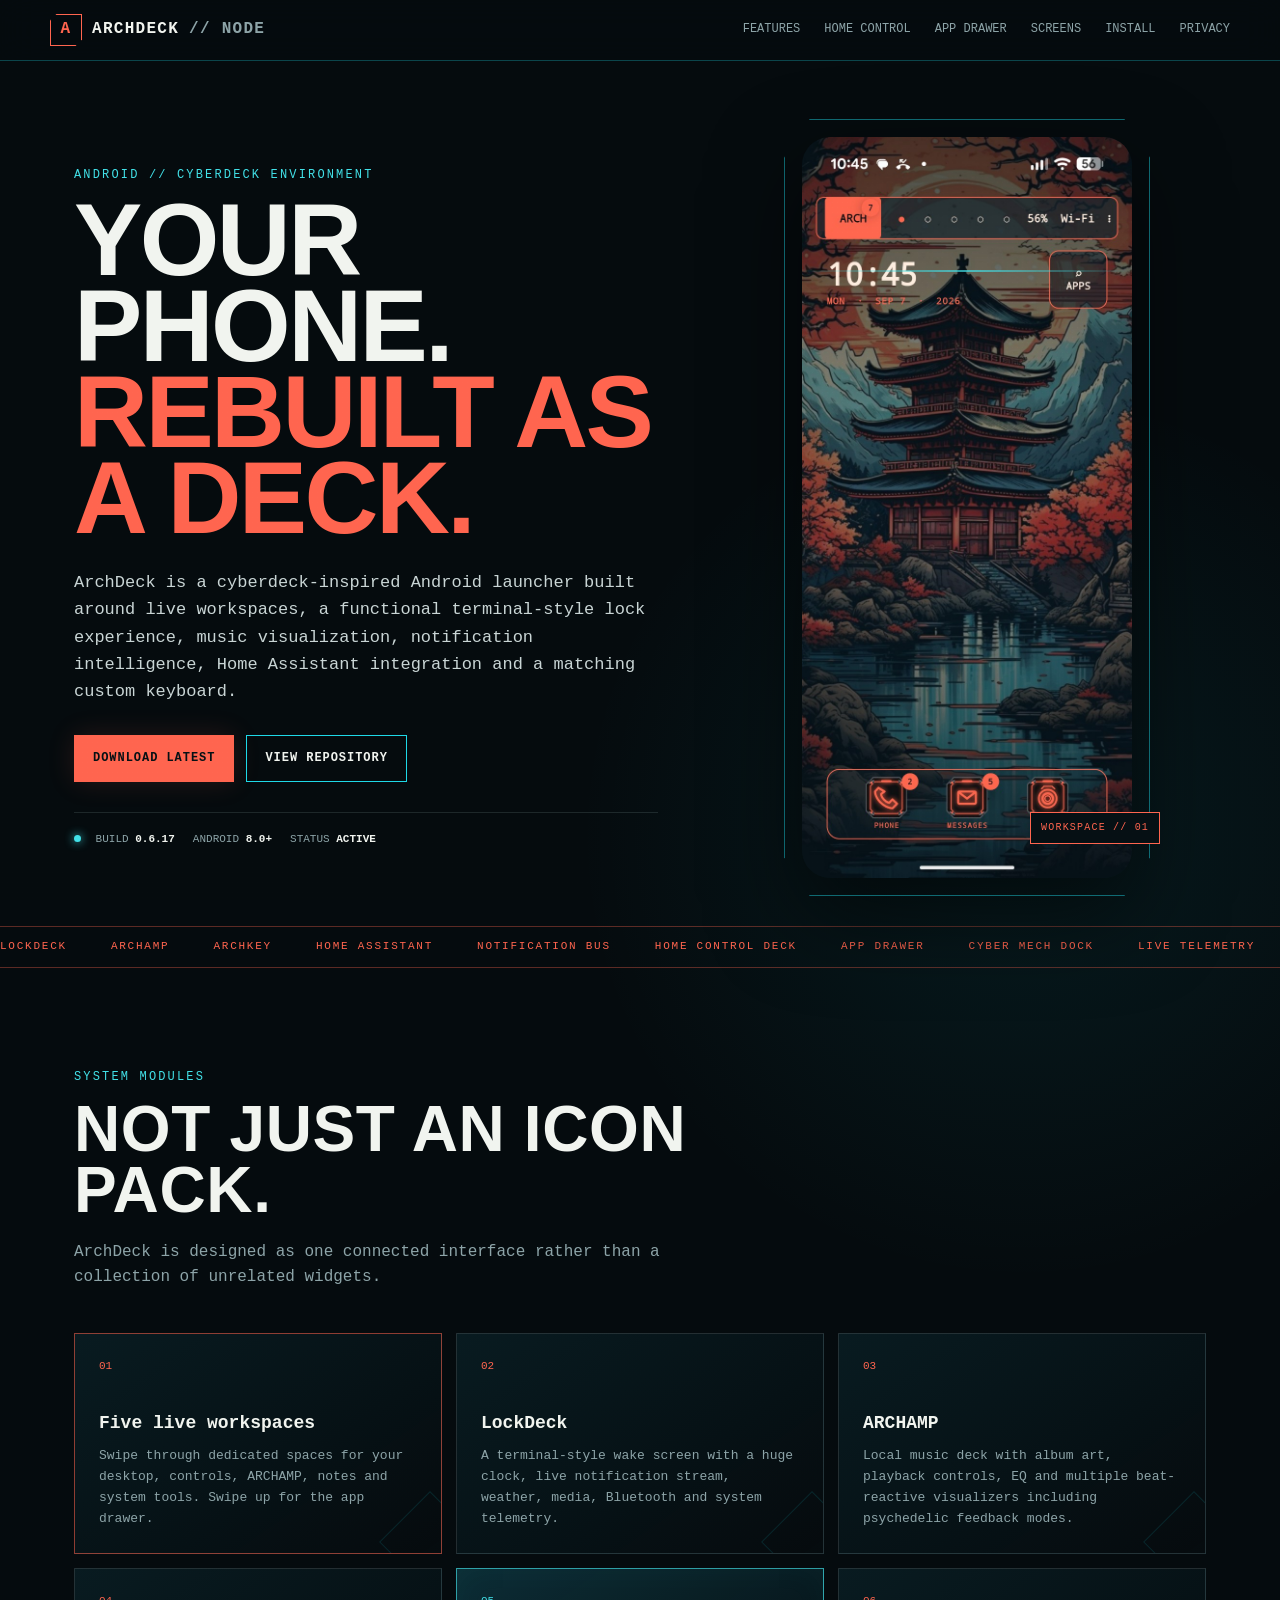
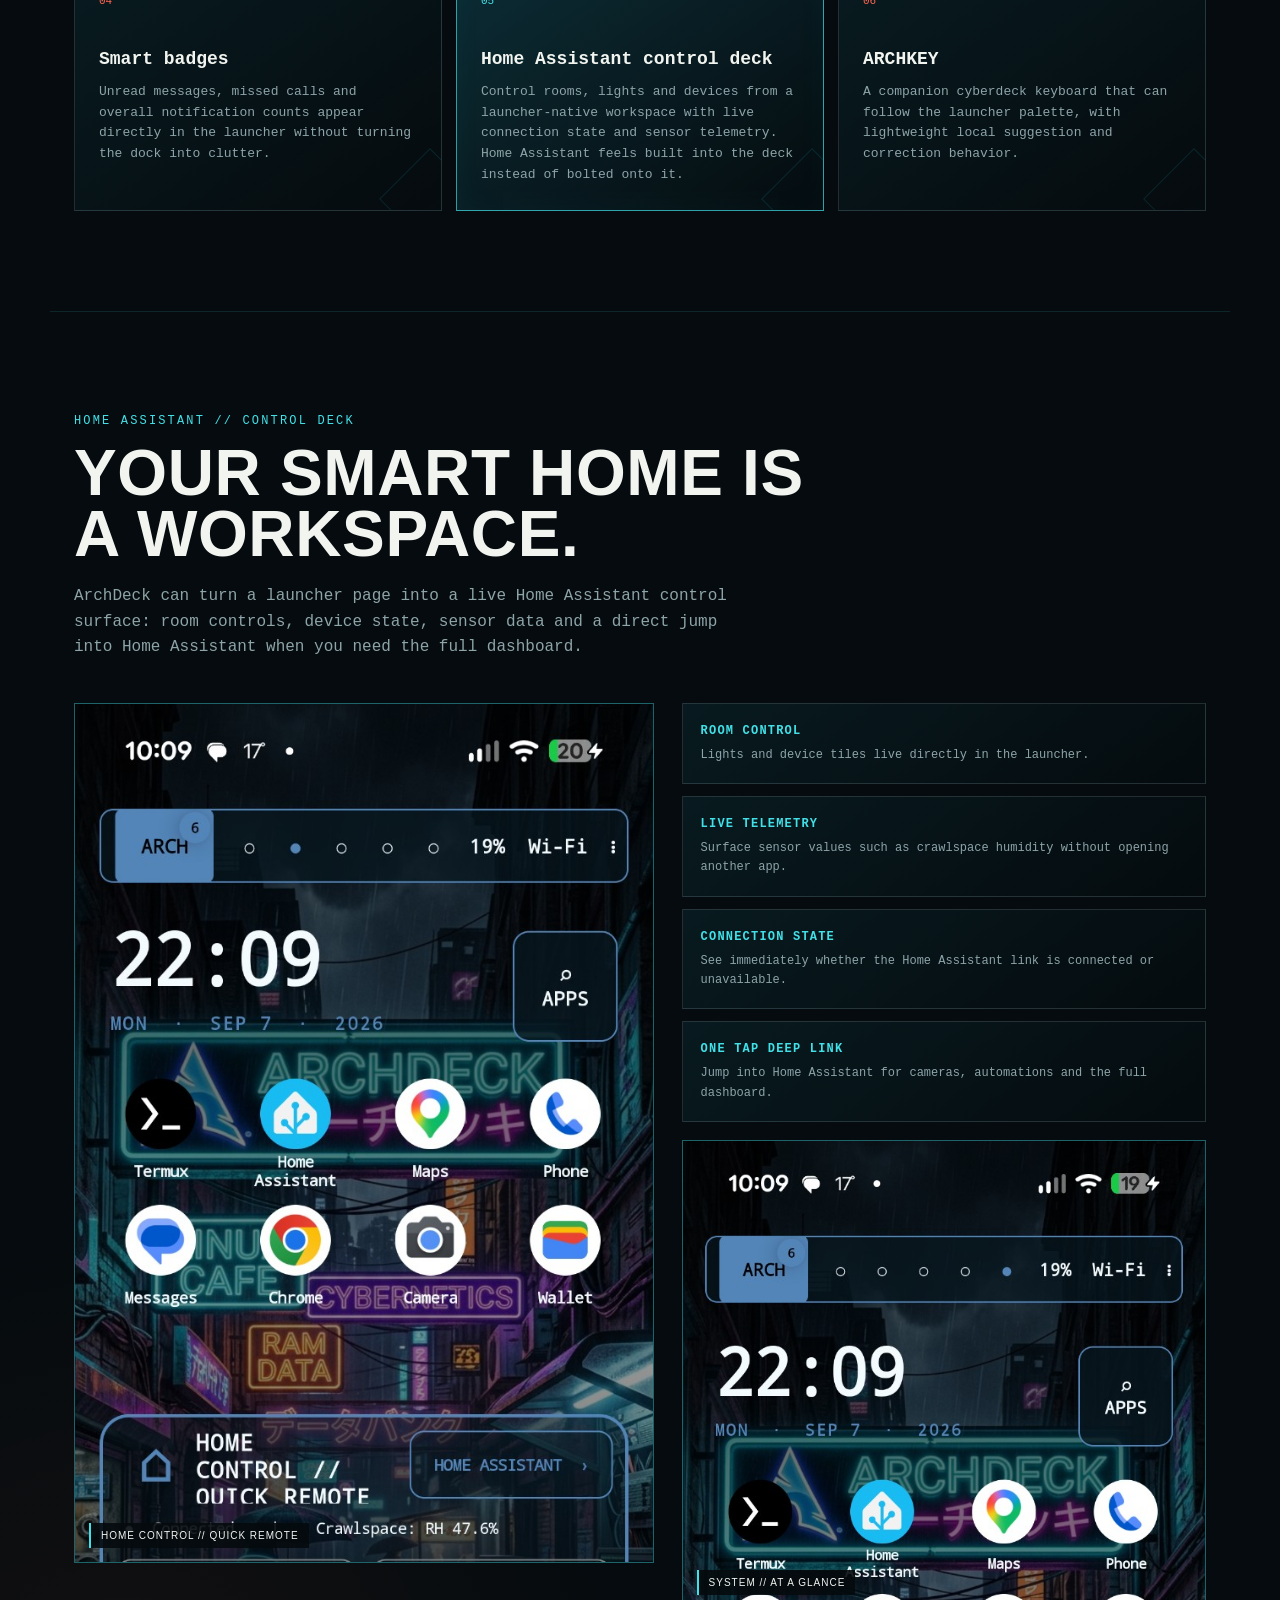
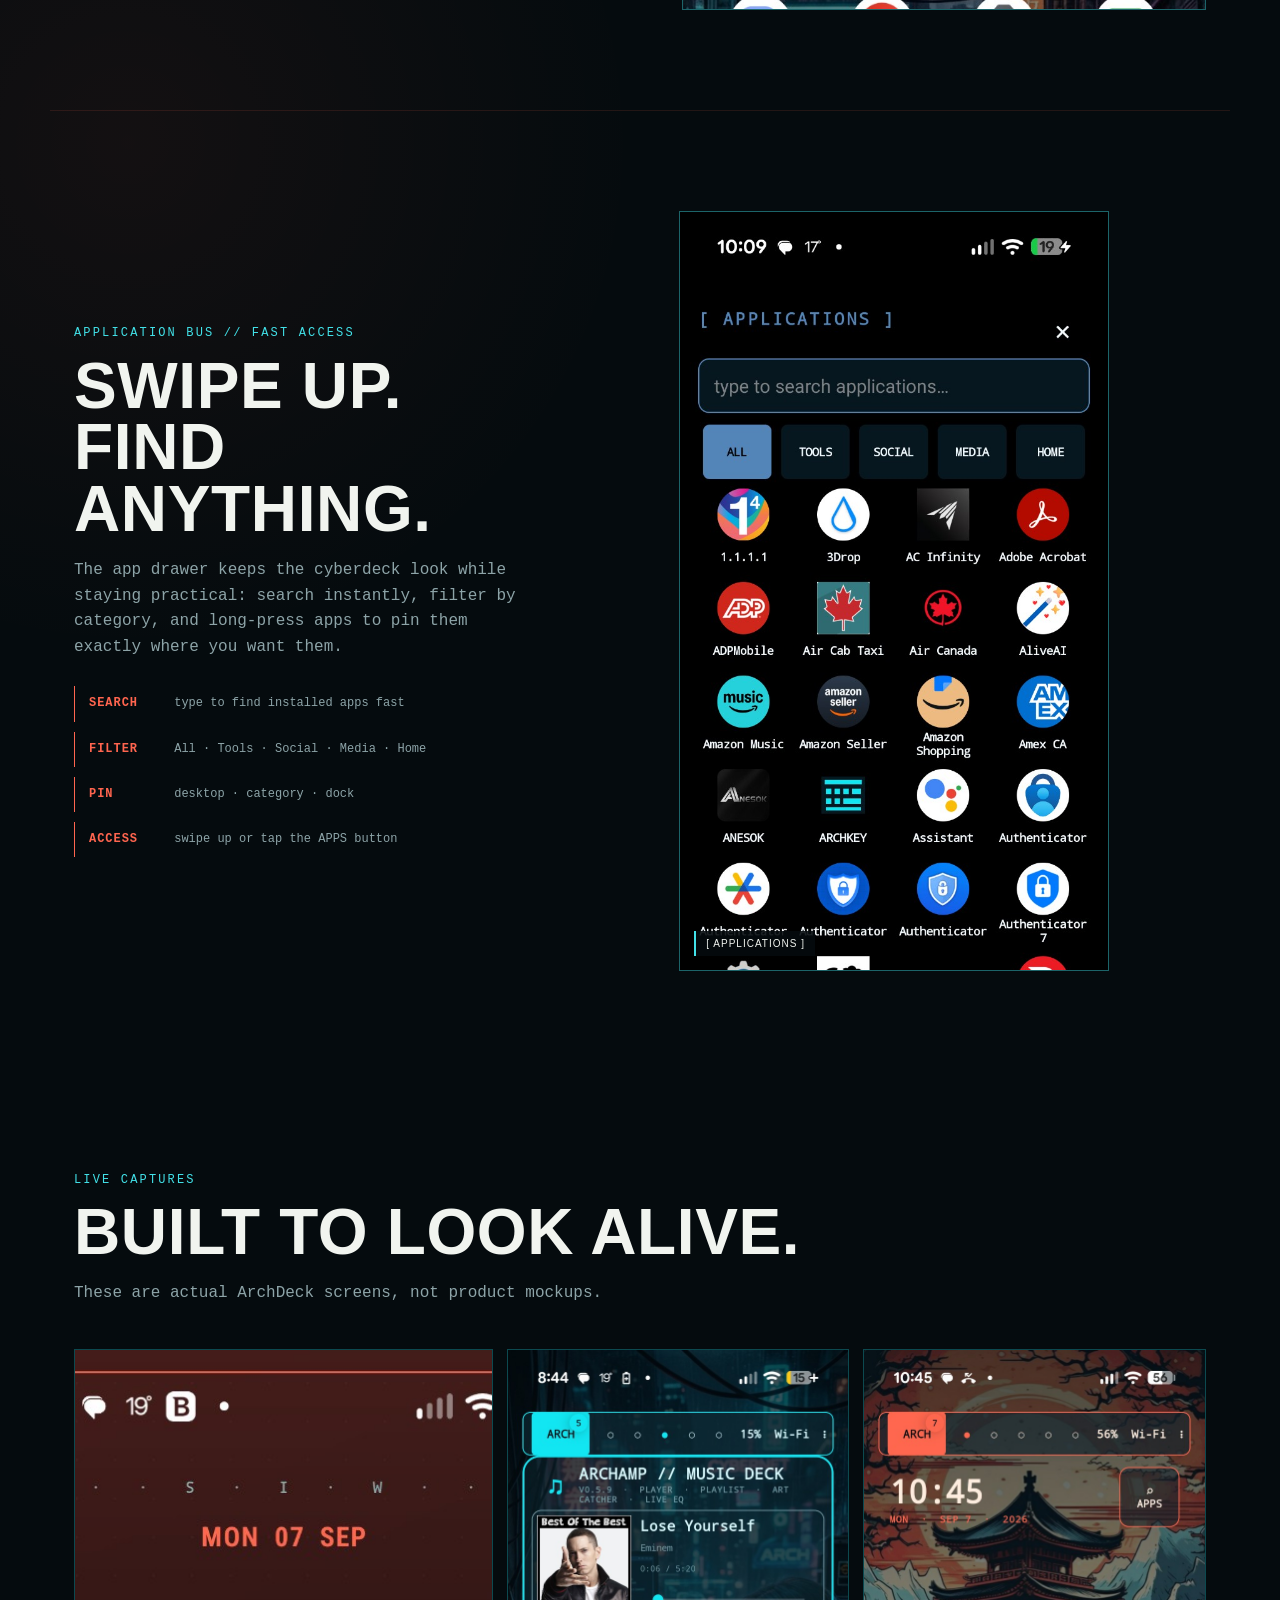
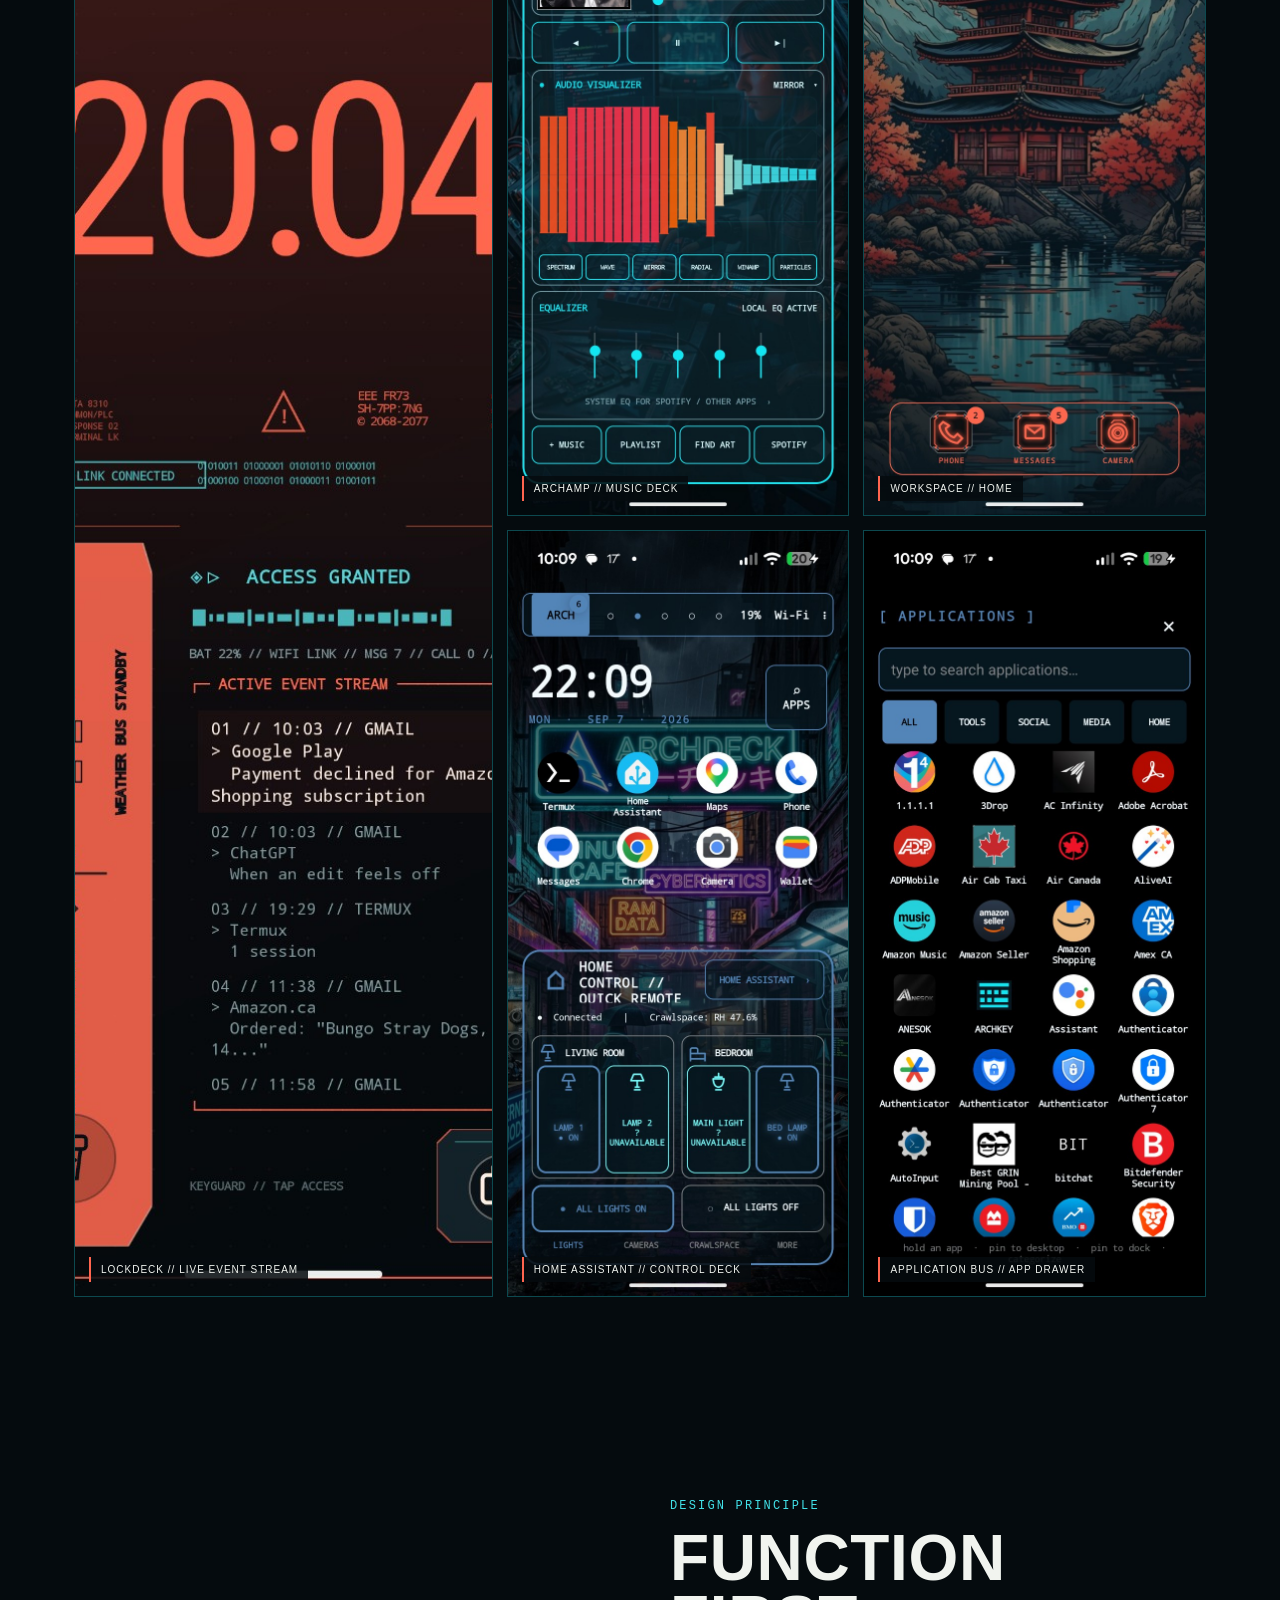
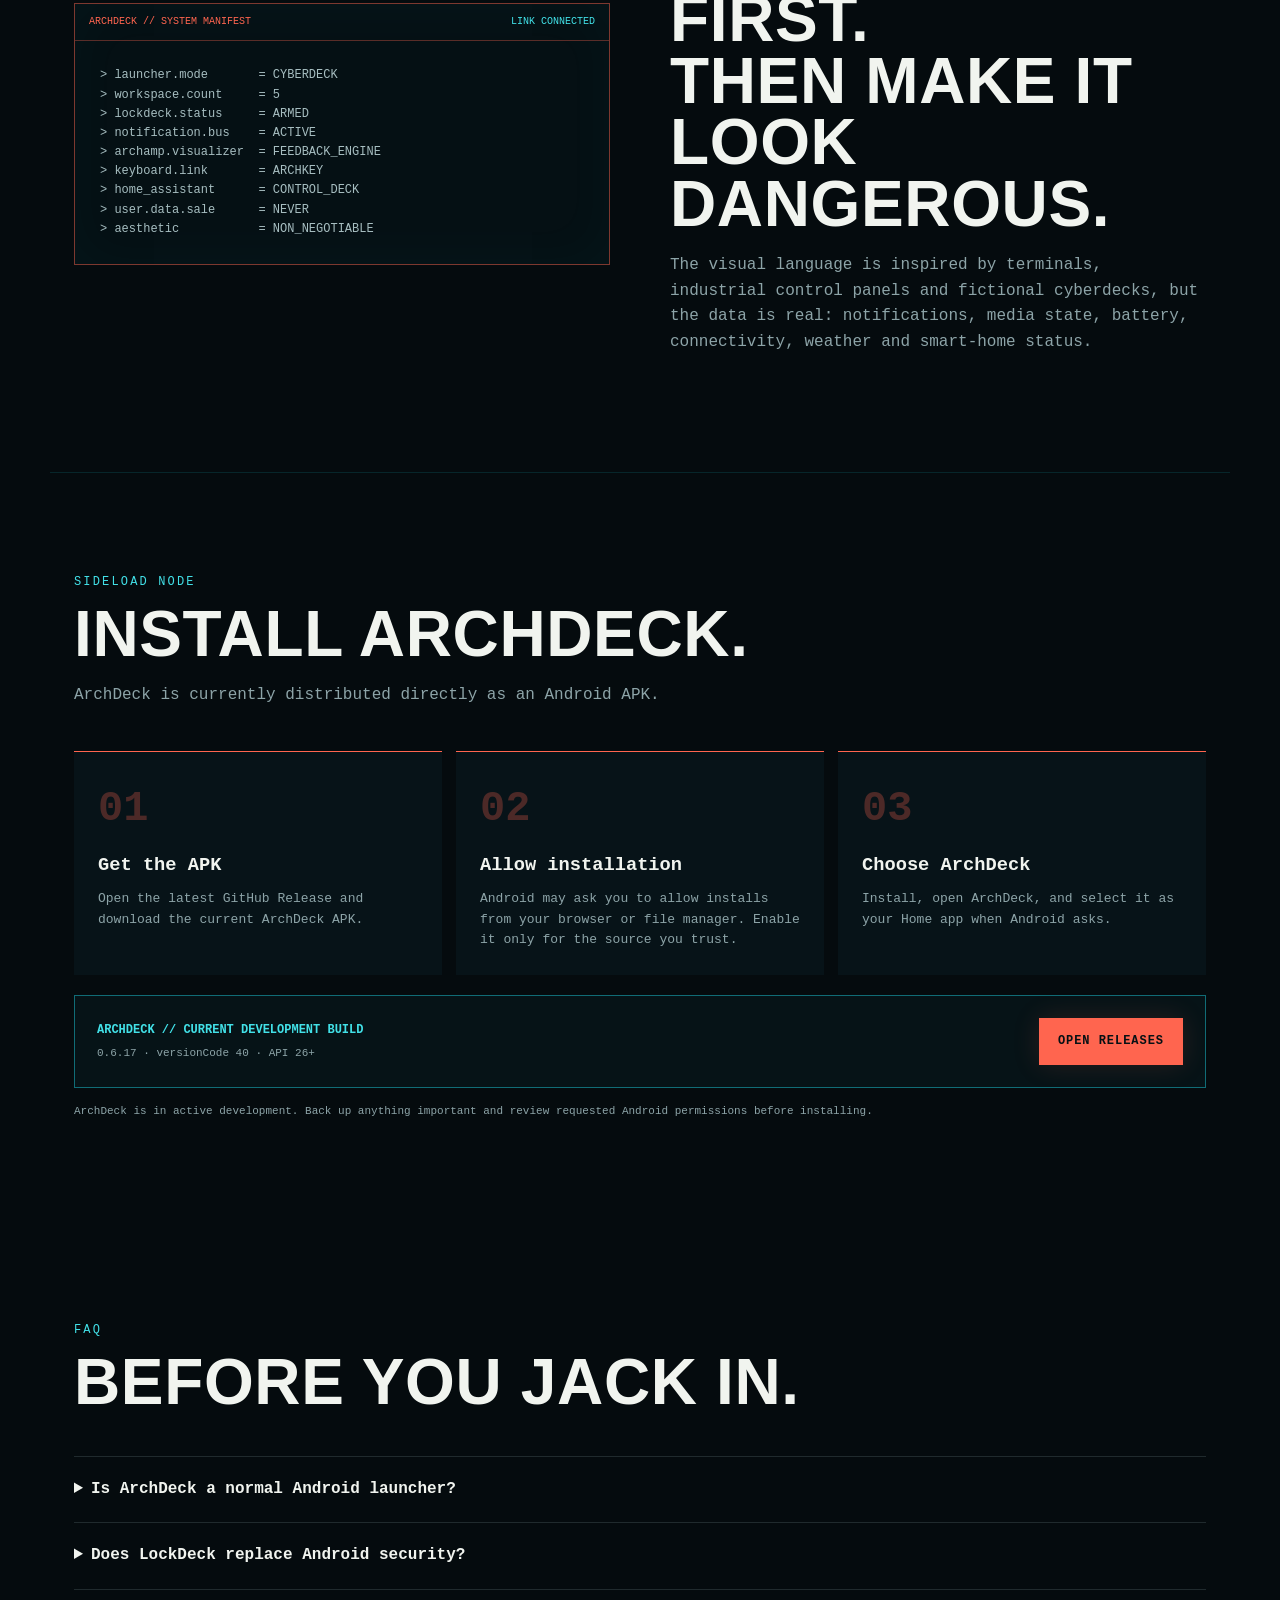
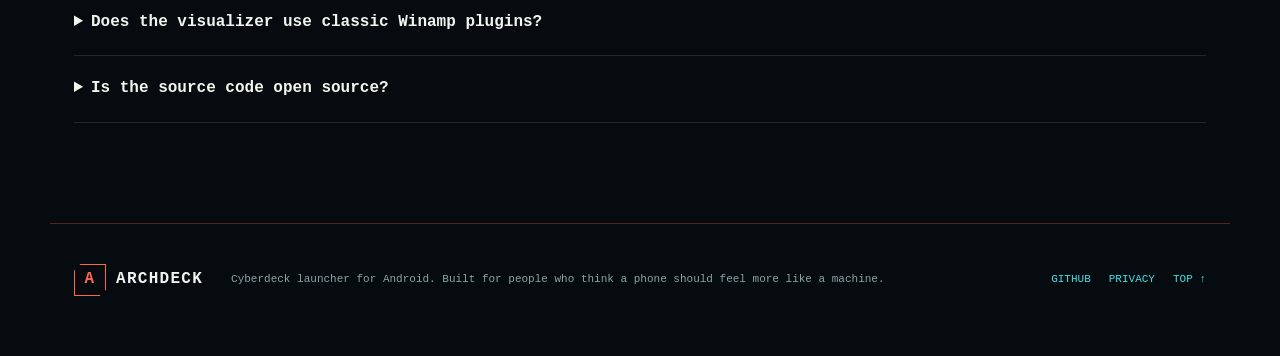
<file: index.html>
<!doctype html>
<html lang="en">
<head>
  <meta charset="utf-8">
  <meta name="viewport" content="width=device-width,initial-scale=1">
  <meta name="theme-color" content="#071014">
  <meta name="description" content="ArchDeck — a cyberdeck-inspired Android launcher with LockDeck, ARCHAMP, notification intelligence, Home Assistant integration and ARCHKEY.">
  <title>ArchDeck // Cyberdeck Launcher for Android</title>
  <link rel="stylesheet" href="style.css?v=3">
</head>
<body>
  <div class="noise" aria-hidden="true"></div>

  <header class="topbar">
    <a class="brand" href="#top" aria-label="ArchDeck home">
      <span class="brand-mark">A</span>
      <span>ARCHDECK</span>
      <span class="muted">// NODE</span>
    </a>
    <nav>
      <a href="#features">FEATURES</a>
      <a href="#home-assistant">HOME CONTROL</a>
      <a href="#drawer">APP DRAWER</a>
      <a href="#screens">SCREENS</a>
      <a href="#install">INSTALL</a>
      <a href="privacy.html">PRIVACY</a>
    </nav>
  </header>

  <main id="top">
    <section class="hero">
      <div class="hero-copy">
        <div class="eyebrow">ANDROID // CYBERDECK ENVIRONMENT</div>
        <h1>YOUR PHONE.<br><span>REBUILT AS A DECK.</span></h1>
        <p class="lede">
          ArchDeck is a cyberdeck-inspired Android launcher built around live workspaces,
          a functional terminal-style lock experience, music visualization, notification
          intelligence, Home Assistant integration and a matching custom keyboard.
        </p>
        <div class="cta-row">
          <a id="download-link" class="button primary" href="#install">DOWNLOAD LATEST</a>
          <a id="repo-link" class="button ghost" href="#install">VIEW REPOSITORY</a>
        </div>
        <div class="status-strip">
          <span><i></i> BUILD <b>0.6.17</b></span>
          <span>ANDROID <b>8.0+</b></span>
          <span>STATUS <b>ACTIVE</b></span>
        </div>
      </div>

      <div class="hero-device">
        <div class="scanline"></div>
        <img src="assets/screenshots/archdeck-home.png" alt="ArchDeck launcher home screen">
        <div class="device-label">WORKSPACE // 01</div>
      </div>
    </section>

    <section class="ticker" aria-label="ArchDeck modules">
      <span>LOCKDECK</span><span>ARCHAMP</span><span>ARCHKEY</span><span>HOME ASSISTANT</span>
      <span>NOTIFICATION BUS</span><span>HOME CONTROL DECK</span><span>APP DRAWER</span><span>CYBER MECH DOCK</span><span>LIVE TELEMETRY</span>
    </section>

    <section id="features" class="section">
      <div class="section-heading">
        <div class="eyebrow">SYSTEM MODULES</div>
        <h2>NOT JUST AN ICON PACK.</h2>
        <p>ArchDeck is designed as one connected interface rather than a collection of unrelated widgets.</p>
      </div>

      <div class="feature-grid">
        <article class="feature featured">
          <div class="feature-code">01</div>
          <h3>Five live workspaces</h3>
          <p>Swipe through dedicated spaces for your desktop, controls, ARCHAMP, notes and system tools. Swipe up for the app drawer.</p>
        </article>
        <article class="feature">
          <div class="feature-code">02</div>
          <h3>LockDeck</h3>
          <p>A terminal-style wake screen with a huge clock, live notification stream, weather, media, Bluetooth and system telemetry.</p>
        </article>
        <article class="feature">
          <div class="feature-code">03</div>
          <h3>ARCHAMP</h3>
          <p>Local music deck with album art, playback controls, EQ and multiple beat-reactive visualizers including psychedelic feedback modes.</p>
        </article>
        <article class="feature">
          <div class="feature-code">04</div>
          <h3>Smart badges</h3>
          <p>Unread messages, missed calls and overall notification counts appear directly in the launcher without turning the dock into clutter.</p>
        </article>
        <article class="feature ha-feature">
          <div class="feature-code">05</div>
          <h3>Home Assistant control deck</h3>
          <p>Control rooms, lights and devices from a launcher-native workspace with live connection state and sensor telemetry. Home Assistant feels built into the deck instead of bolted onto it.</p>
        </article>
        <article class="feature">
          <div class="feature-code">06</div>
          <h3>ARCHKEY</h3>
          <p>A companion cyberdeck keyboard that can follow the launcher palette, with lightweight local suggestion and correction behavior.</p>
        </article>
      </div>
    </section>

    <section id="home-assistant" class="section ha-showcase">
      <div class="section-heading">
        <div class="eyebrow">HOME ASSISTANT // CONTROL DECK</div>
        <h2>YOUR SMART HOME IS A WORKSPACE.</h2>
        <p>ArchDeck can turn a launcher page into a live Home Assistant control surface: room controls, device state, sensor data and a direct jump into Home Assistant when you need the full dashboard.</p>
      </div>

      <div class="ha-layout">
        <button class="ha-shot" data-image="assets/screenshots/home-assistant-control.png" aria-label="View Home Assistant control deck screenshot">
          <img src="assets/screenshots/home-assistant-control.png" alt="ArchDeck Home Assistant control workspace with living room and bedroom controls">
          <span>HOME CONTROL // QUICK REMOTE</span>
        </button>
        <div class="ha-copy">
          <div class="ha-stat"><b>ROOM CONTROL</b><span>Lights and device tiles live directly in the launcher.</span></div>
          <div class="ha-stat"><b>LIVE TELEMETRY</b><span>Surface sensor values such as crawlspace humidity without opening another app.</span></div>
          <div class="ha-stat"><b>CONNECTION STATE</b><span>See immediately whether the Home Assistant link is connected or unavailable.</span></div>
          <div class="ha-stat"><b>ONE TAP DEEP LINK</b><span>Jump into Home Assistant for cameras, automations and the full dashboard.</span></div>
          <button class="mini-shot" data-image="assets/screenshots/system-glance.png" aria-label="View ArchDeck system glance screenshot">
            <img src="assets/screenshots/system-glance.png" alt="ArchDeck system at a glance workspace">
            <span>SYSTEM // AT A GLANCE</span>
          </button>
        </div>
      </div>
    </section>

    <section id="drawer" class="section drawer-showcase">
      <div class="drawer-layout">
        <div class="drawer-copy">
          <div class="eyebrow">APPLICATION BUS // FAST ACCESS</div>
          <h2>SWIPE UP. FIND ANYTHING.</h2>
          <p>The app drawer keeps the cyberdeck look while staying practical: search instantly, filter by category, and long-press apps to pin them exactly where you want them.</p>
          <div class="drawer-points">
            <span><b>SEARCH</b> type to find installed apps fast</span>
            <span><b>FILTER</b> All · Tools · Social · Media · Home</span>
            <span><b>PIN</b> desktop · category · dock</span>
            <span><b>ACCESS</b> swipe up or tap the APPS button</span>
          </div>
        </div>
        <button class="drawer-shot" data-image="assets/screenshots/app-drawer.png" aria-label="View ArchDeck app drawer screenshot">
          <img src="assets/screenshots/app-drawer.png" alt="ArchDeck app drawer with search and category filters">
          <span>[ APPLICATIONS ]</span>
        </button>
      </div>
    </section>

    <section id="screens" class="section screenshots">
      <div class="section-heading">
        <div class="eyebrow">LIVE CAPTURES</div>
        <h2>BUILT TO LOOK ALIVE.</h2>
        <p>These are actual ArchDeck screens, not product mockups.</p>
      </div>

      <div class="shot-grid">
        <button class="shot large" data-image="assets/screenshots/lockdeck.png" aria-label="View LockDeck screenshot">
          <img src="assets/screenshots/lockdeck.png" alt="LockDeck terminal lock screen">
          <span>LOCKDECK // LIVE EVENT STREAM</span>
        </button>
        <button class="shot" data-image="assets/screenshots/archamp.png" aria-label="View ARCHAMP screenshot">
          <img src="assets/screenshots/archamp.png" alt="ARCHAMP music deck and visualizer">
          <span>ARCHAMP // MUSIC DECK</span>
        </button>
        <button class="shot" data-image="assets/screenshots/archdeck-home.png" aria-label="View ArchDeck home screenshot">
          <img src="assets/screenshots/archdeck-home.png" alt="ArchDeck home workspace">
          <span>WORKSPACE // HOME</span>
        </button>
        <button class="shot" data-image="assets/screenshots/home-assistant-control.png" aria-label="View Home Assistant workspace screenshot">
          <img src="assets/screenshots/home-assistant-control.png" alt="ArchDeck Home Assistant control workspace">
          <span>HOME ASSISTANT // CONTROL DECK</span>
        </button>
        <button class="shot" data-image="assets/screenshots/app-drawer.png" aria-label="View app drawer screenshot">
          <img src="assets/screenshots/app-drawer.png" alt="ArchDeck searchable app drawer">
          <span>APPLICATION BUS // APP DRAWER</span>
        </button>
      </div>
    </section>

    <section class="section design-block">
      <div class="design-terminal">
        <div class="terminal-head">
          <span>ARCHDECK // SYSTEM MANIFEST</span>
          <span class="cyan">LINK CONNECTED</span>
        </div>
        <pre><code>&gt; launcher.mode       = CYBERDECK
&gt; workspace.count     = 5
&gt; lockdeck.status     = ARMED
&gt; notification.bus    = ACTIVE
&gt; archamp.visualizer  = FEEDBACK_ENGINE
&gt; keyboard.link       = ARCHKEY
&gt; home_assistant      = CONTROL_DECK
&gt; user.data.sale      = NEVER
&gt; aesthetic           = NON_NEGOTIABLE</code></pre>
      </div>
      <div class="design-copy">
        <div class="eyebrow">DESIGN PRINCIPLE</div>
        <h2>FUNCTION FIRST.<br>THEN MAKE IT LOOK DANGEROUS.</h2>
        <p>
          The visual language is inspired by terminals, industrial control panels and
          fictional cyberdecks, but the data is real: notifications, media state,
          battery, connectivity, weather and smart-home status.
        </p>
      </div>
    </section>

    <section id="install" class="section install">
      <div class="section-heading">
        <div class="eyebrow">SIDELOAD NODE</div>
        <h2>INSTALL ARCHDECK.</h2>
        <p>ArchDeck is currently distributed directly as an Android APK.</p>
      </div>

      <div class="install-grid">
        <div class="install-step">
          <span>01</span>
          <h3>Get the APK</h3>
          <p>Open the latest GitHub Release and download the current ArchDeck APK.</p>
        </div>
        <div class="install-step">
          <span>02</span>
          <h3>Allow installation</h3>
          <p>Android may ask you to allow installs from your browser or file manager. Enable it only for the source you trust.</p>
        </div>
        <div class="install-step">
          <span>03</span>
          <h3>Choose ArchDeck</h3>
          <p>Install, open ArchDeck, and select it as your Home app when Android asks.</p>
        </div>
      </div>

      <div class="release-box">
        <div>
          <strong>ARCHDECK // CURRENT DEVELOPMENT BUILD</strong>
          <span>0.6.17 · versionCode 40 · API 26+</span>
        </div>
        <a id="release-link" class="button primary" href="#">OPEN RELEASES</a>
      </div>

      <p class="smallprint">
        ArchDeck is in active development. Back up anything important and review requested Android permissions before installing.
      </p>
    </section>

    <section class="section faq">
      <div class="section-heading">
        <div class="eyebrow">FAQ</div>
        <h2>BEFORE YOU JACK IN.</h2>
      </div>
      <details>
        <summary>Is ArchDeck a normal Android launcher?</summary>
        <p>Yes. ArchDeck registers as an Android Home app, but adds its own workspace system, LockDeck presentation layer, media deck and connected modules.</p>
      </details>
      <details>
        <summary>Does LockDeck replace Android security?</summary>
        <p>No. Android still owns the secure keyguard, fingerprint and PIN authentication. LockDeck is the custom presentation layer shown around that secure system.</p>
      </details>
      <details>
        <summary>Does the visualizer use classic Winamp plugins?</summary>
        <p>No. ArchDeck uses original audio-reactive renderers, including psychedelic feedback modes inspired by the classic visualizer era. It does not bundle Winamp plugin binaries.</p>
      </details>
      <details>
        <summary>Is the source code open source?</summary>
        <p>Not by default. This repository can host the website and releases without granting an open-source license to the ArchDeck application itself.</p>
      </details>
    </section>
  </main>

  <footer>
    <div class="brand">
      <span class="brand-mark">A</span>
      <span>ARCHDECK</span>
    </div>
    <p>Cyberdeck launcher for Android. Built for people who think a phone should feel more like a machine.</p>
    <div class="footer-links">
      <a id="footer-repo" href="#">GITHUB</a>
      <a href="privacy.html">PRIVACY</a>
      <a href="#top">TOP ↑</a>
    </div>
  </footer>

  <dialog id="lightbox">
    <button id="lightbox-close" aria-label="Close screenshot">×</button>
    <img id="lightbox-image" alt="">
  </dialog>

  <script src="app.js?v=3"></script>
</body>
</html>
</file>
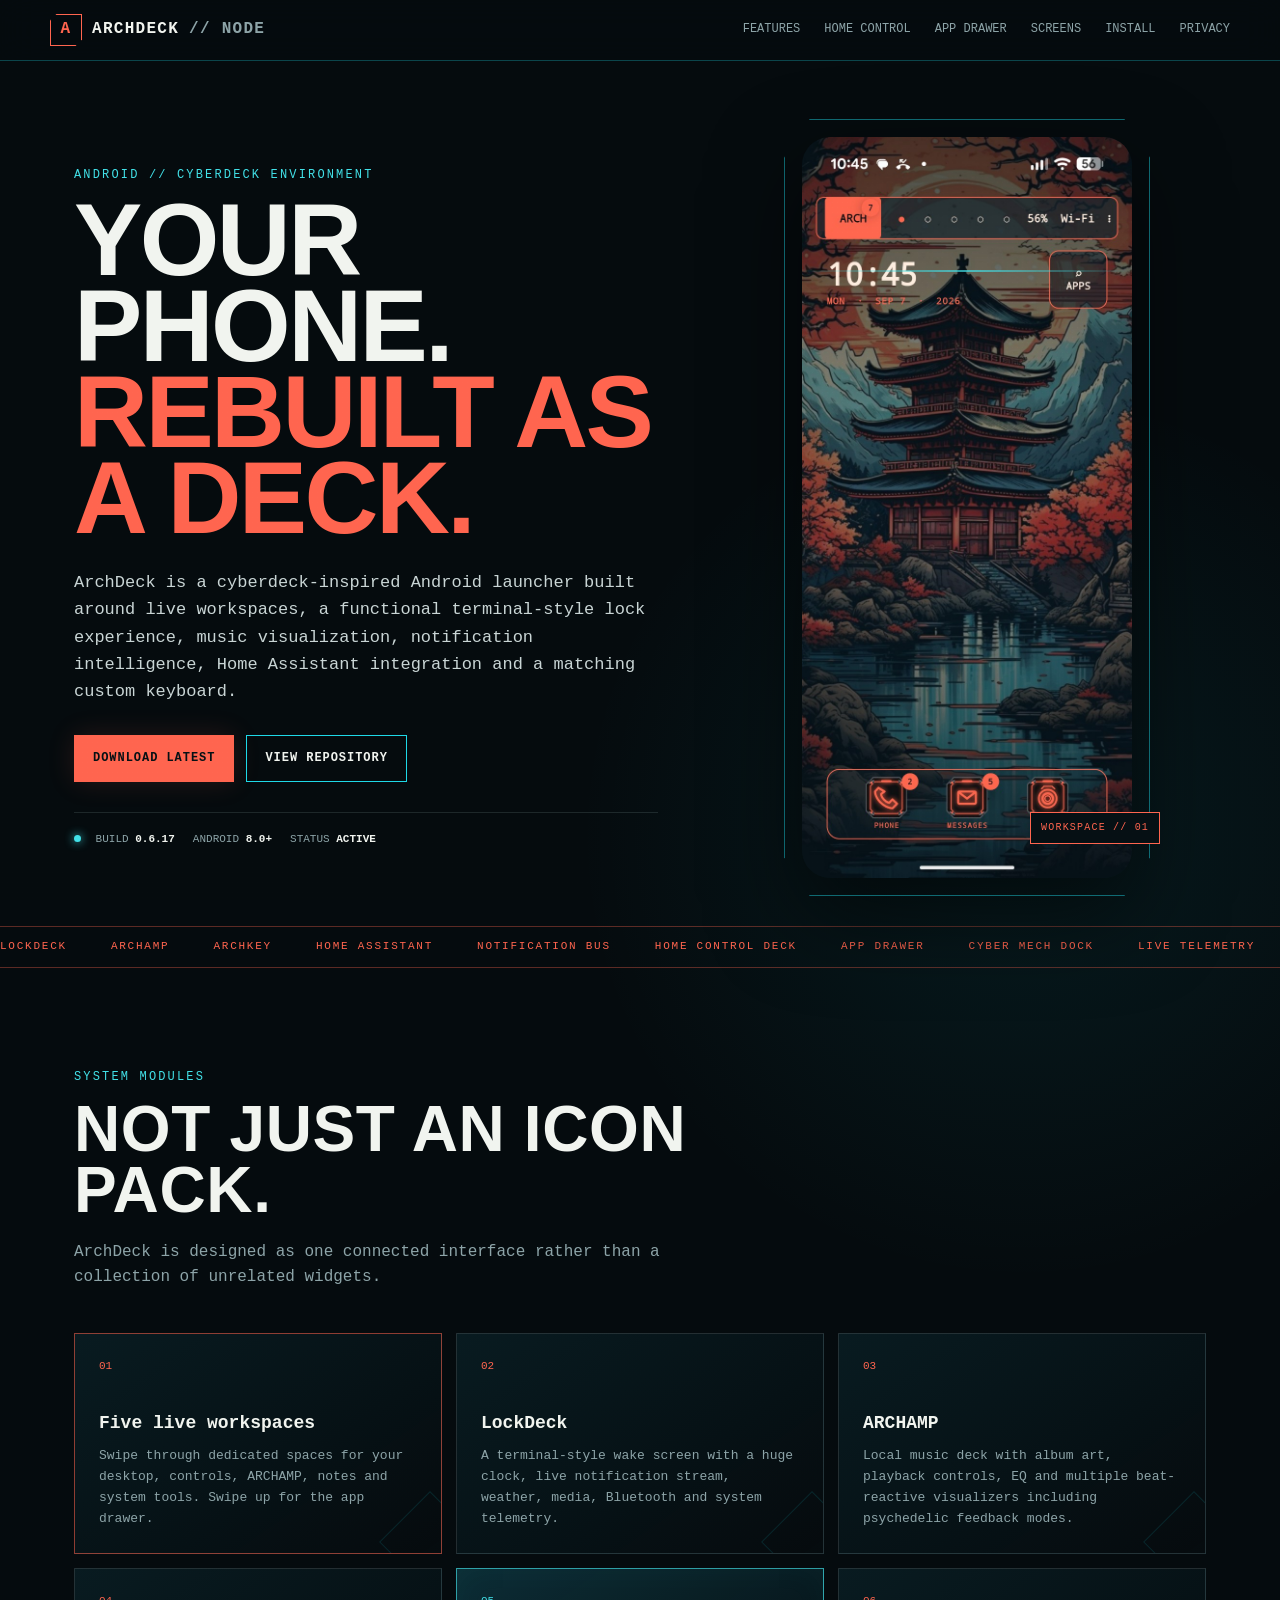
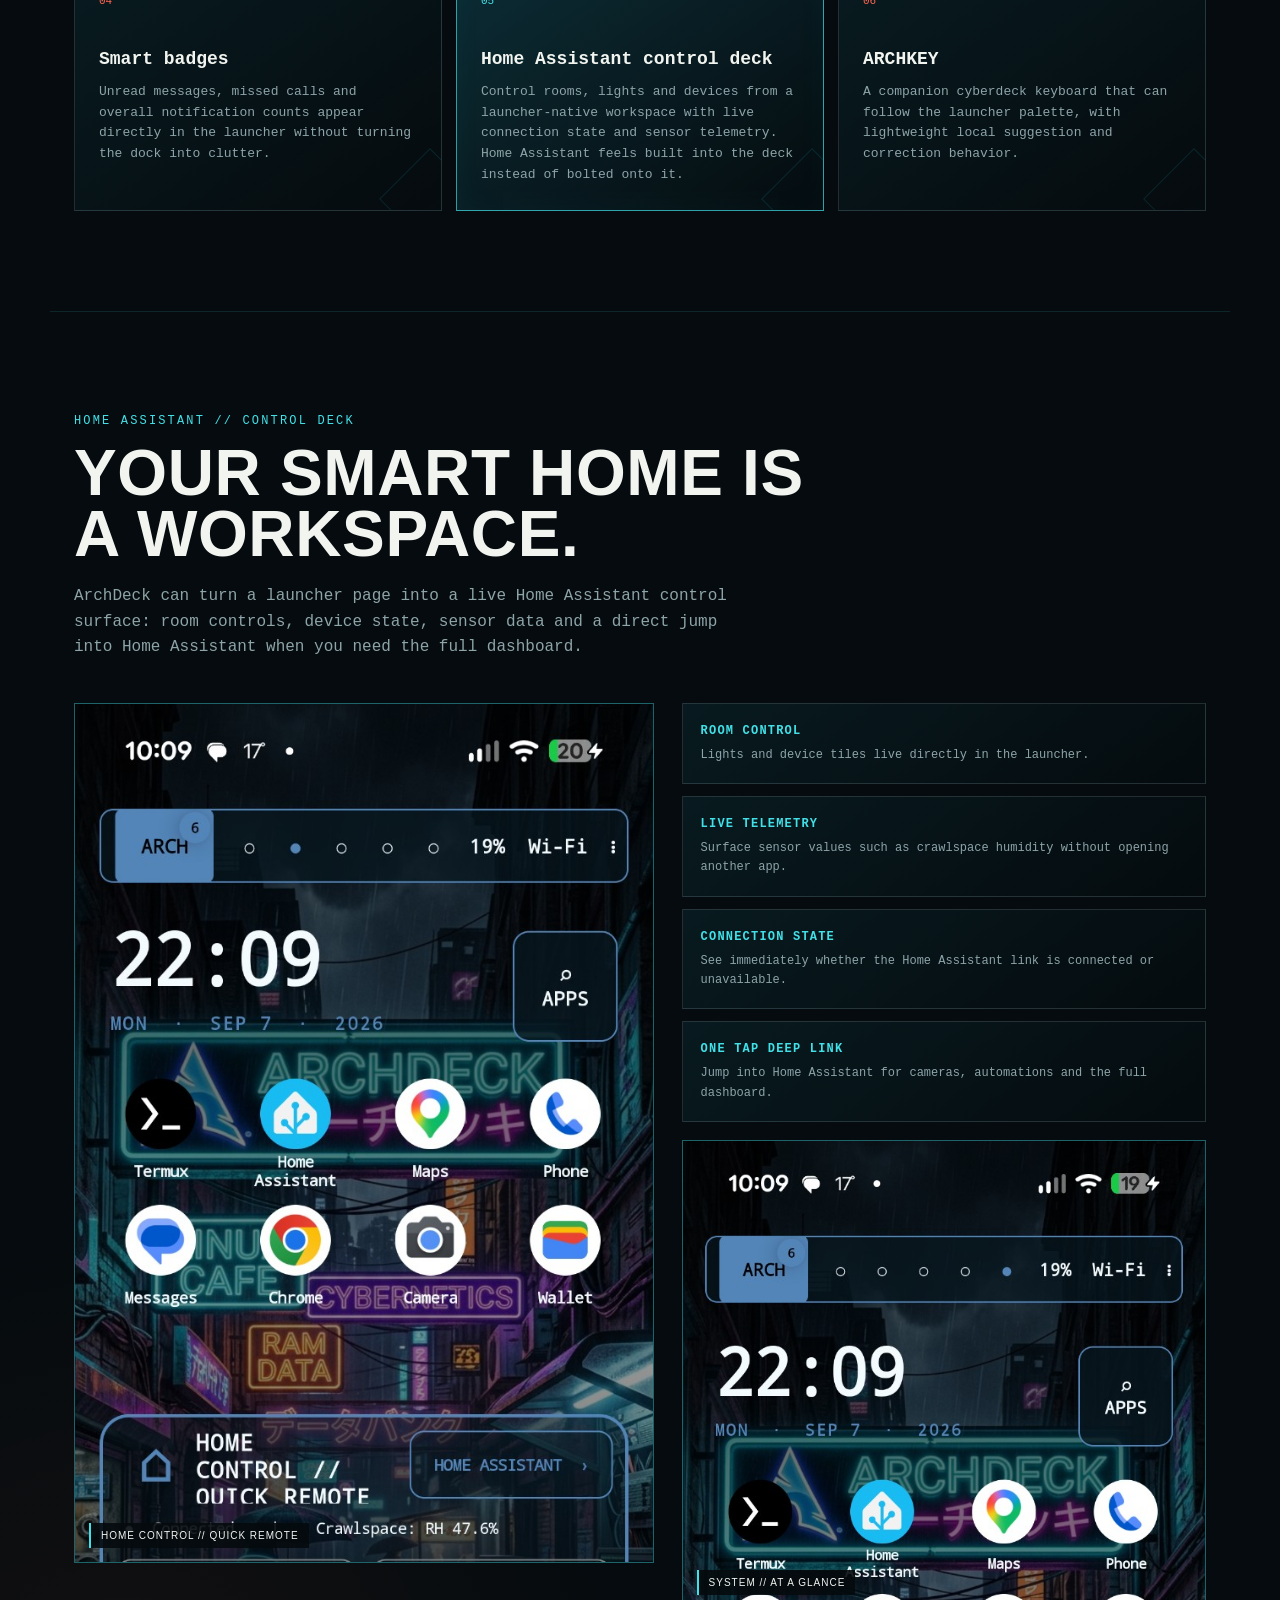
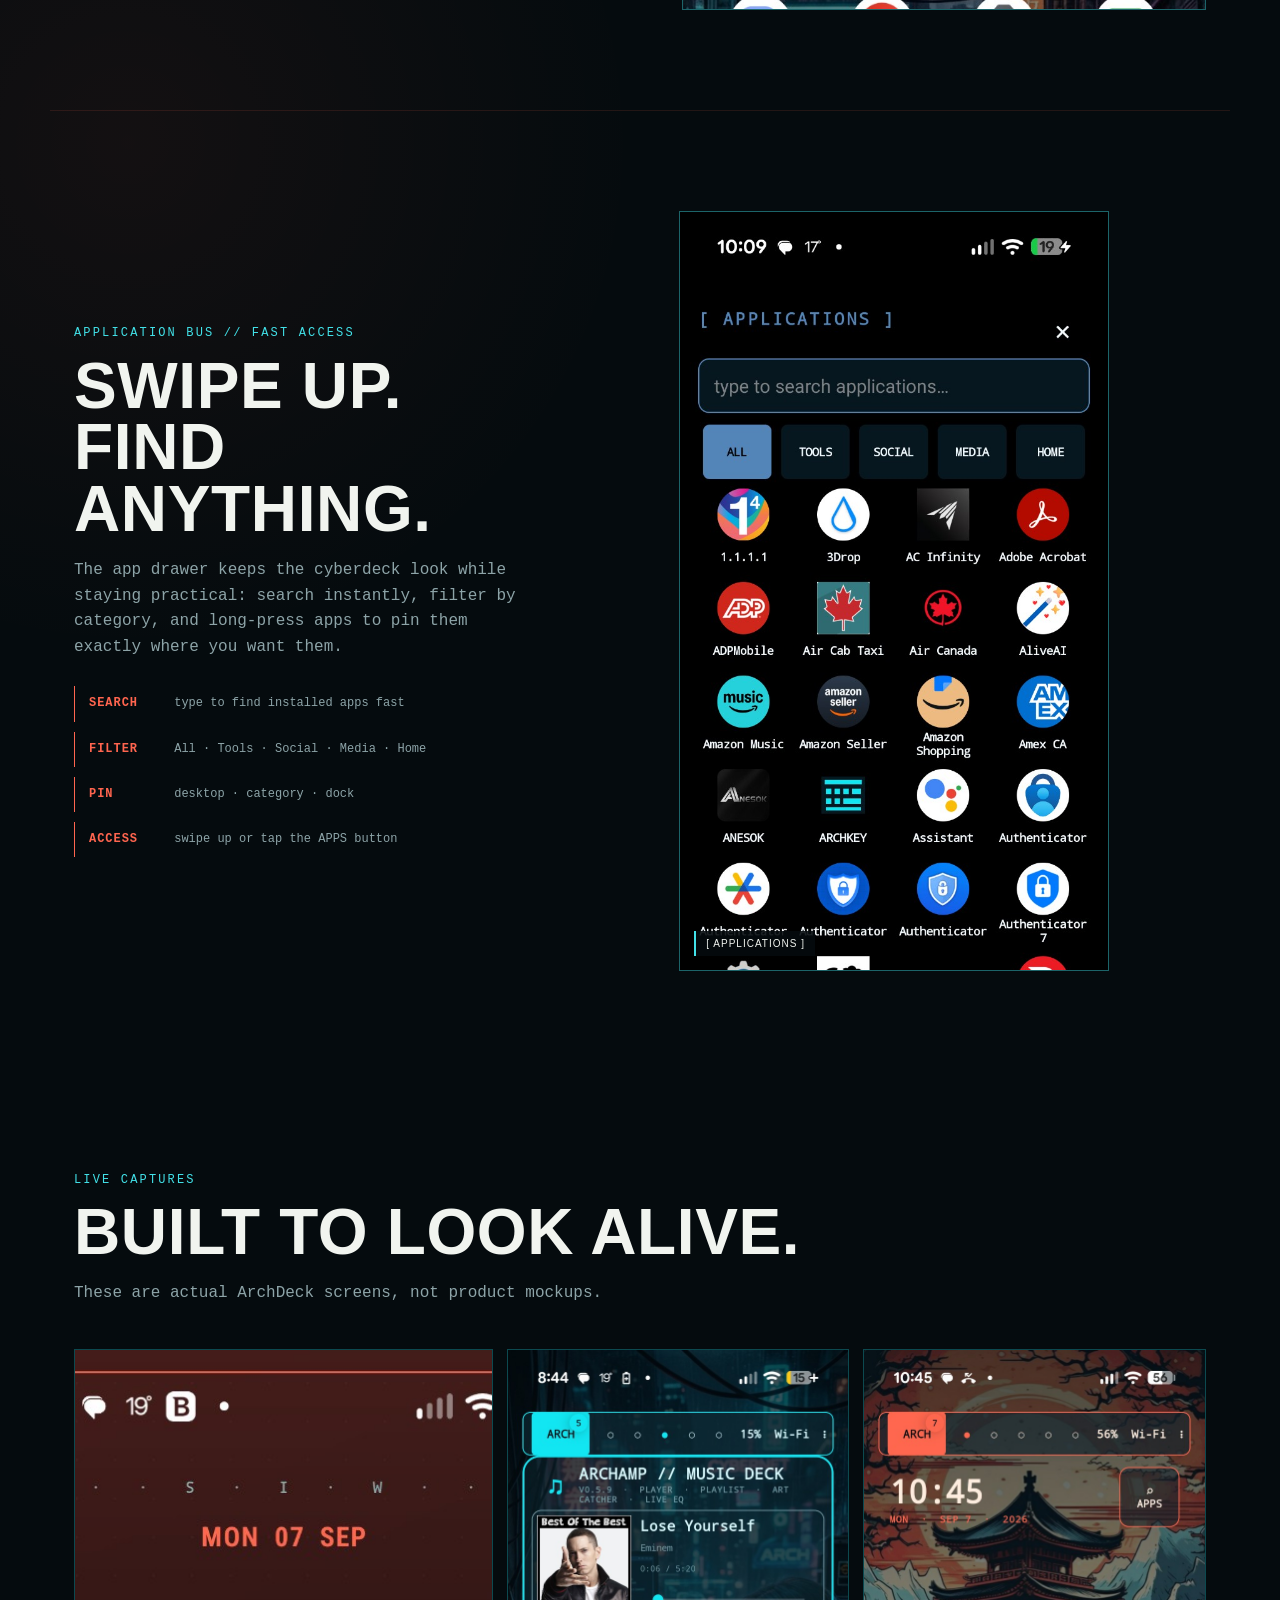
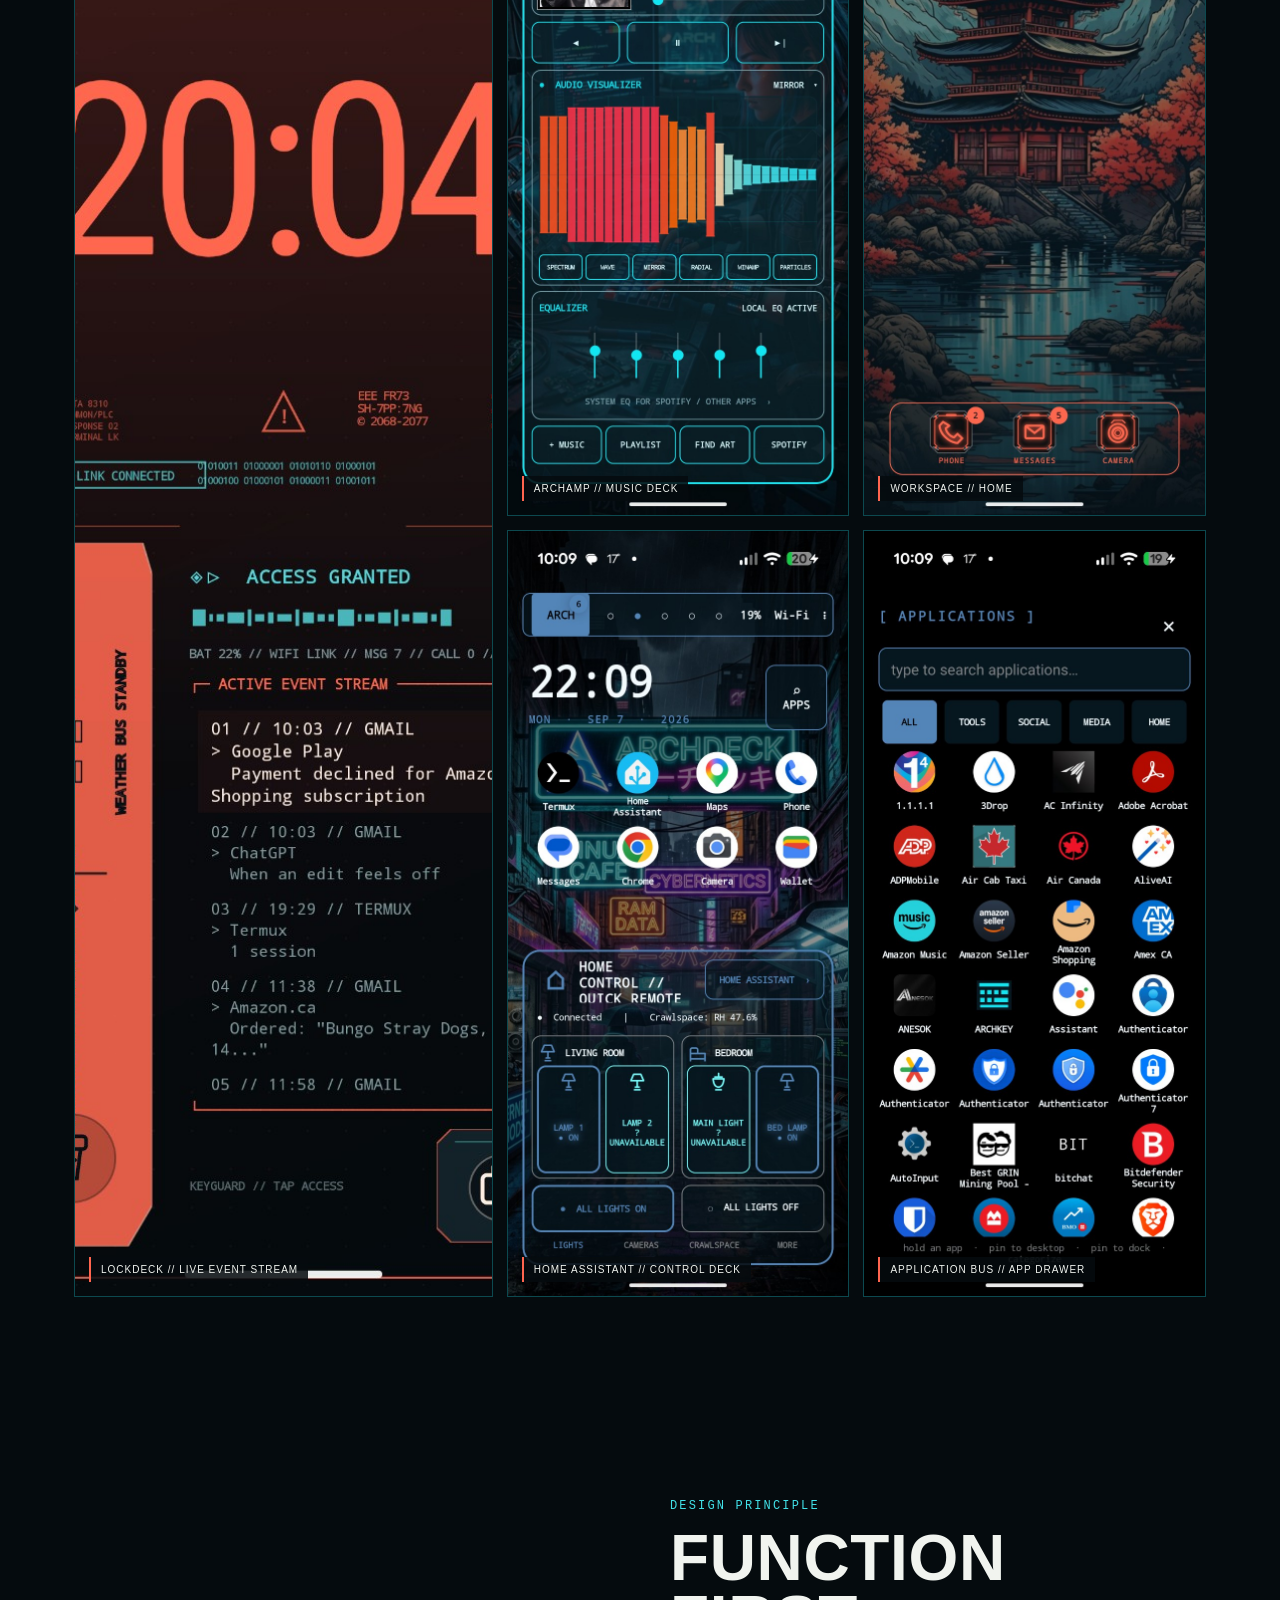
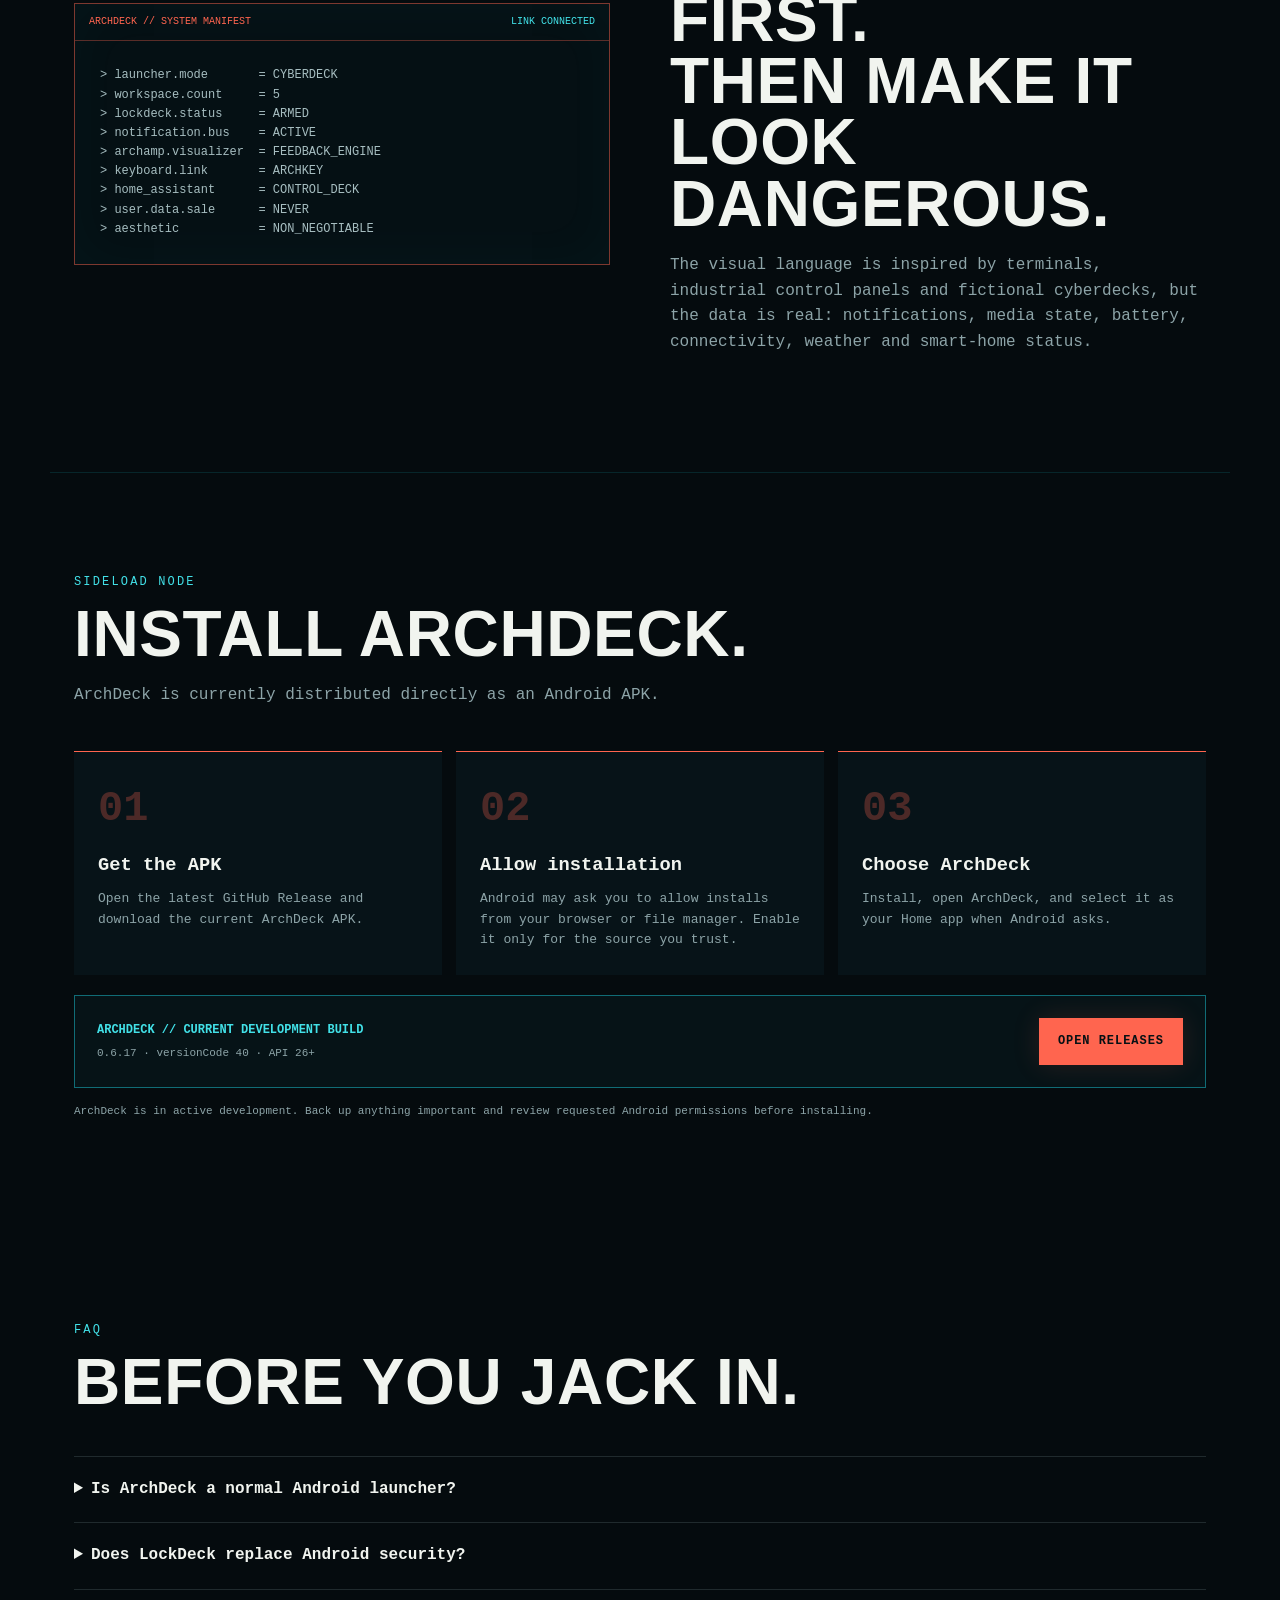
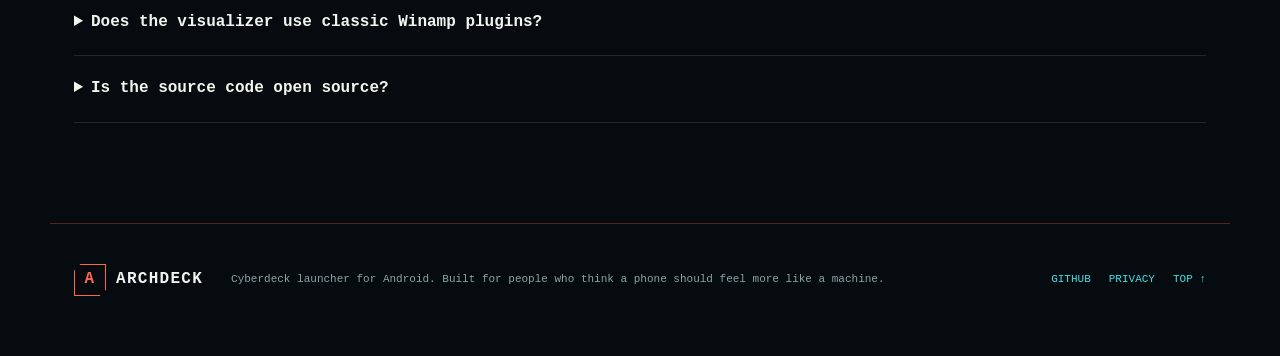
<file: archdeck-github-page/index.html>
<!doctype html>
<html lang="en">
<head>
  <meta charset="utf-8">
  <meta name="viewport" content="width=device-width,initial-scale=1">
  <meta name="theme-color" content="#071014">
  <meta name="description" content="ArchDeck — a cyberdeck-inspired Android launcher with LockDeck, ARCHAMP, notification intelligence, Home Assistant integration and ARCHKEY.">
  <title>ArchDeck // Cyberdeck Launcher for Android</title>
  <link rel="stylesheet" href="style.css">
</head>
<body>
  <div class="noise" aria-hidden="true"></div>

  <header class="topbar">
    <a class="brand" href="#top" aria-label="ArchDeck home">
      <span class="brand-mark">A</span>
      <span>ARCHDECK</span>
      <span class="muted">// NODE</span>
    </a>
    <nav>
      <a href="#features">FEATURES</a>
      <a href="#home-assistant">HOME CONTROL</a>
      <a href="#drawer">APP DRAWER</a>
      <a href="#screens">SCREENS</a>
      <a href="#install">INSTALL</a>
      <a href="privacy.html">PRIVACY</a>
    </nav>
  </header>

  <main id="top">
    <section class="hero">
      <div class="hero-copy">
        <div class="eyebrow">ANDROID // CYBERDECK ENVIRONMENT</div>
        <h1>YOUR PHONE.<br><span>REBUILT AS A DECK.</span></h1>
        <p class="lede">
          ArchDeck is a cyberdeck-inspired Android launcher built around live workspaces,
          a functional terminal-style lock experience, music visualization, notification
          intelligence, Home Assistant integration and a matching custom keyboard.
        </p>
        <div class="cta-row">
          <a id="download-link" class="button primary" href="#install">DOWNLOAD LATEST</a>
          <a id="repo-link" class="button ghost" href="#install">VIEW REPOSITORY</a>
        </div>
        <div class="status-strip">
          <span><i></i> BUILD <b>0.6.17</b></span>
          <span>ANDROID <b>8.0+</b></span>
          <span>STATUS <b>ACTIVE</b></span>
        </div>
      </div>

      <div class="hero-device">
        <div class="scanline"></div>
        <img src="assets/screenshots/archdeck-home.png" alt="ArchDeck launcher home screen">
        <div class="device-label">WORKSPACE // 01</div>
      </div>
    </section>

    <section class="ticker" aria-label="ArchDeck modules">
      <span>LOCKDECK</span><span>ARCHAMP</span><span>ARCHKEY</span><span>HOME ASSISTANT</span>
      <span>NOTIFICATION BUS</span><span>HOME CONTROL DECK</span><span>APP DRAWER</span><span>CYBER MECH DOCK</span><span>LIVE TELEMETRY</span>
    </section>

    <section id="features" class="section">
      <div class="section-heading">
        <div class="eyebrow">SYSTEM MODULES</div>
        <h2>NOT JUST AN ICON PACK.</h2>
        <p>ArchDeck is designed as one connected interface rather than a collection of unrelated widgets.</p>
      </div>

      <div class="feature-grid">
        <article class="feature featured">
          <div class="feature-code">01</div>
          <h3>Five live workspaces</h3>
          <p>Swipe through dedicated spaces for your desktop, controls, ARCHAMP, notes and system tools. Swipe up for the app drawer.</p>
        </article>
        <article class="feature">
          <div class="feature-code">02</div>
          <h3>LockDeck</h3>
          <p>A terminal-style wake screen with a huge clock, live notification stream, weather, media, Bluetooth and system telemetry.</p>
        </article>
        <article class="feature">
          <div class="feature-code">03</div>
          <h3>ARCHAMP</h3>
          <p>Local music deck with album art, playback controls, EQ and multiple beat-reactive visualizers including psychedelic feedback modes.</p>
        </article>
        <article class="feature">
          <div class="feature-code">04</div>
          <h3>Smart badges</h3>
          <p>Unread messages, missed calls and overall notification counts appear directly in the launcher without turning the dock into clutter.</p>
        </article>
        <article class="feature ha-feature">
          <div class="feature-code">05</div>
          <h3>Home Assistant control deck</h3>
          <p>Control rooms, lights and devices from a launcher-native workspace with live connection state and sensor telemetry. Home Assistant feels built into the deck instead of bolted onto it.</p>
        </article>
        <article class="feature">
          <div class="feature-code">06</div>
          <h3>ARCHKEY</h3>
          <p>A companion cyberdeck keyboard that can follow the launcher palette, with lightweight local suggestion and correction behavior.</p>
        </article>
      </div>
    </section>

    <section id="home-assistant" class="section ha-showcase">
      <div class="section-heading">
        <div class="eyebrow">HOME ASSISTANT // CONTROL DECK</div>
        <h2>YOUR SMART HOME IS A WORKSPACE.</h2>
        <p>ArchDeck can turn a launcher page into a live Home Assistant control surface: room controls, device state, sensor data and a direct jump into Home Assistant when you need the full dashboard.</p>
      </div>

      <div class="ha-layout">
        <button class="ha-shot" data-image="assets/screenshots/home-assistant-control.png" aria-label="View Home Assistant control deck screenshot">
          <img src="assets/screenshots/home-assistant-control.png" alt="ArchDeck Home Assistant control workspace with living room and bedroom controls">
          <span>HOME CONTROL // QUICK REMOTE</span>
        </button>
        <div class="ha-copy">
          <div class="ha-stat"><b>ROOM CONTROL</b><span>Lights and device tiles live directly in the launcher.</span></div>
          <div class="ha-stat"><b>LIVE TELEMETRY</b><span>Surface sensor values such as crawlspace humidity without opening another app.</span></div>
          <div class="ha-stat"><b>CONNECTION STATE</b><span>See immediately whether the Home Assistant link is connected or unavailable.</span></div>
          <div class="ha-stat"><b>ONE TAP DEEP LINK</b><span>Jump into Home Assistant for cameras, automations and the full dashboard.</span></div>
          <button class="mini-shot" data-image="assets/screenshots/system-glance.png" aria-label="View ArchDeck system glance screenshot">
            <img src="assets/screenshots/system-glance.png" alt="ArchDeck system at a glance workspace">
            <span>SYSTEM // AT A GLANCE</span>
          </button>
        </div>
      </div>
    </section>

    <section id="drawer" class="section drawer-showcase">
      <div class="drawer-layout">
        <div class="drawer-copy">
          <div class="eyebrow">APPLICATION BUS // FAST ACCESS</div>
          <h2>SWIPE UP. FIND ANYTHING.</h2>
          <p>The app drawer keeps the cyberdeck look while staying practical: search instantly, filter by category, and long-press apps to pin them exactly where you want them.</p>
          <div class="drawer-points">
            <span><b>SEARCH</b> type to find installed apps fast</span>
            <span><b>FILTER</b> All · Tools · Social · Media · Home</span>
            <span><b>PIN</b> desktop · category · dock</span>
            <span><b>ACCESS</b> swipe up or tap the APPS button</span>
          </div>
        </div>
        <button class="drawer-shot" data-image="assets/screenshots/app-drawer.png" aria-label="View ArchDeck app drawer screenshot">
          <img src="assets/screenshots/app-drawer.png" alt="ArchDeck app drawer with search and category filters">
          <span>[ APPLICATIONS ]</span>
        </button>
      </div>
    </section>

    <section id="screens" class="section screenshots">
      <div class="section-heading">
        <div class="eyebrow">LIVE CAPTURES</div>
        <h2>BUILT TO LOOK ALIVE.</h2>
        <p>These are actual ArchDeck screens, not product mockups.</p>
      </div>

      <div class="shot-grid">
        <button class="shot large" data-image="assets/screenshots/lockdeck.png" aria-label="View LockDeck screenshot">
          <img src="assets/screenshots/lockdeck.png" alt="LockDeck terminal lock screen">
          <span>LOCKDECK // LIVE EVENT STREAM</span>
        </button>
        <button class="shot" data-image="assets/screenshots/archamp.png" aria-label="View ARCHAMP screenshot">
          <img src="assets/screenshots/archamp.png" alt="ARCHAMP music deck and visualizer">
          <span>ARCHAMP // MUSIC DECK</span>
        </button>
        <button class="shot" data-image="assets/screenshots/archdeck-home.png" aria-label="View ArchDeck home screenshot">
          <img src="assets/screenshots/archdeck-home.png" alt="ArchDeck home workspace">
          <span>WORKSPACE // HOME</span>
        </button>
        <button class="shot" data-image="assets/screenshots/home-assistant-control.png" aria-label="View Home Assistant workspace screenshot">
          <img src="assets/screenshots/home-assistant-control.png" alt="ArchDeck Home Assistant control workspace">
          <span>HOME ASSISTANT // CONTROL DECK</span>
        </button>
        <button class="shot" data-image="assets/screenshots/app-drawer.png" aria-label="View app drawer screenshot">
          <img src="assets/screenshots/app-drawer.png" alt="ArchDeck searchable app drawer">
          <span>APPLICATION BUS // APP DRAWER</span>
        </button>
      </div>
    </section>

    <section class="section design-block">
      <div class="design-terminal">
        <div class="terminal-head">
          <span>ARCHDECK // SYSTEM MANIFEST</span>
          <span class="cyan">LINK CONNECTED</span>
        </div>
        <pre><code>&gt; launcher.mode       = CYBERDECK
&gt; workspace.count     = 5
&gt; lockdeck.status     = ARMED
&gt; notification.bus    = ACTIVE
&gt; archamp.visualizer  = FEEDBACK_ENGINE
&gt; keyboard.link       = ARCHKEY
&gt; home_assistant      = CONTROL_DECK
&gt; user.data.sale      = NEVER
&gt; aesthetic           = NON_NEGOTIABLE</code></pre>
      </div>
      <div class="design-copy">
        <div class="eyebrow">DESIGN PRINCIPLE</div>
        <h2>FUNCTION FIRST.<br>THEN MAKE IT LOOK DANGEROUS.</h2>
        <p>
          The visual language is inspired by terminals, industrial control panels and
          fictional cyberdecks, but the data is real: notifications, media state,
          battery, connectivity, weather and smart-home status.
        </p>
      </div>
    </section>

    <section id="install" class="section install">
      <div class="section-heading">
        <div class="eyebrow">SIDELOAD NODE</div>
        <h2>INSTALL ARCHDECK.</h2>
        <p>ArchDeck is currently distributed directly as an Android APK.</p>
      </div>

      <div class="install-grid">
        <div class="install-step">
          <span>01</span>
          <h3>Get the APK</h3>
          <p>Open the latest GitHub Release and download the current ArchDeck APK.</p>
        </div>
        <div class="install-step">
          <span>02</span>
          <h3>Allow installation</h3>
          <p>Android may ask you to allow installs from your browser or file manager. Enable it only for the source you trust.</p>
        </div>
        <div class="install-step">
          <span>03</span>
          <h3>Choose ArchDeck</h3>
          <p>Install, open ArchDeck, and select it as your Home app when Android asks.</p>
        </div>
      </div>

      <div class="release-box">
        <div>
          <strong>ARCHDECK // CURRENT DEVELOPMENT BUILD</strong>
          <span>0.6.17 · versionCode 40 · API 26+</span>
        </div>
        <a id="release-link" class="button primary" href="#">OPEN RELEASES</a>
      </div>

      <p class="smallprint">
        ArchDeck is in active development. Back up anything important and review requested Android permissions before installing.
      </p>
    </section>

    <section class="section faq">
      <div class="section-heading">
        <div class="eyebrow">FAQ</div>
        <h2>BEFORE YOU JACK IN.</h2>
      </div>
      <details>
        <summary>Is ArchDeck a normal Android launcher?</summary>
        <p>Yes. ArchDeck registers as an Android Home app, but adds its own workspace system, LockDeck presentation layer, media deck and connected modules.</p>
      </details>
      <details>
        <summary>Does LockDeck replace Android security?</summary>
        <p>No. Android still owns the secure keyguard, fingerprint and PIN authentication. LockDeck is the custom presentation layer shown around that secure system.</p>
      </details>
      <details>
        <summary>Does the visualizer use classic Winamp plugins?</summary>
        <p>No. ArchDeck uses original audio-reactive renderers, including psychedelic feedback modes inspired by the classic visualizer era. It does not bundle Winamp plugin binaries.</p>
      </details>
      <details>
        <summary>Is the source code open source?</summary>
        <p>Not by default. This repository can host the website and releases without granting an open-source license to the ArchDeck application itself.</p>
      </details>
    </section>
  </main>

  <footer>
    <div class="brand">
      <span class="brand-mark">A</span>
      <span>ARCHDECK</span>
    </div>
    <p>Cyberdeck launcher for Android. Built for people who think a phone should feel more like a machine.</p>
    <div class="footer-links">
      <a id="footer-repo" href="#">GITHUB</a>
      <a href="privacy.html">PRIVACY</a>
      <a href="#top">TOP ↑</a>
    </div>
  </footer>

  <dialog id="lightbox">
    <button id="lightbox-close" aria-label="Close screenshot">×</button>
    <img id="lightbox-image" alt="">
  </dialog>

  <script src="app.js"></script>
</body>
</html>
</file>
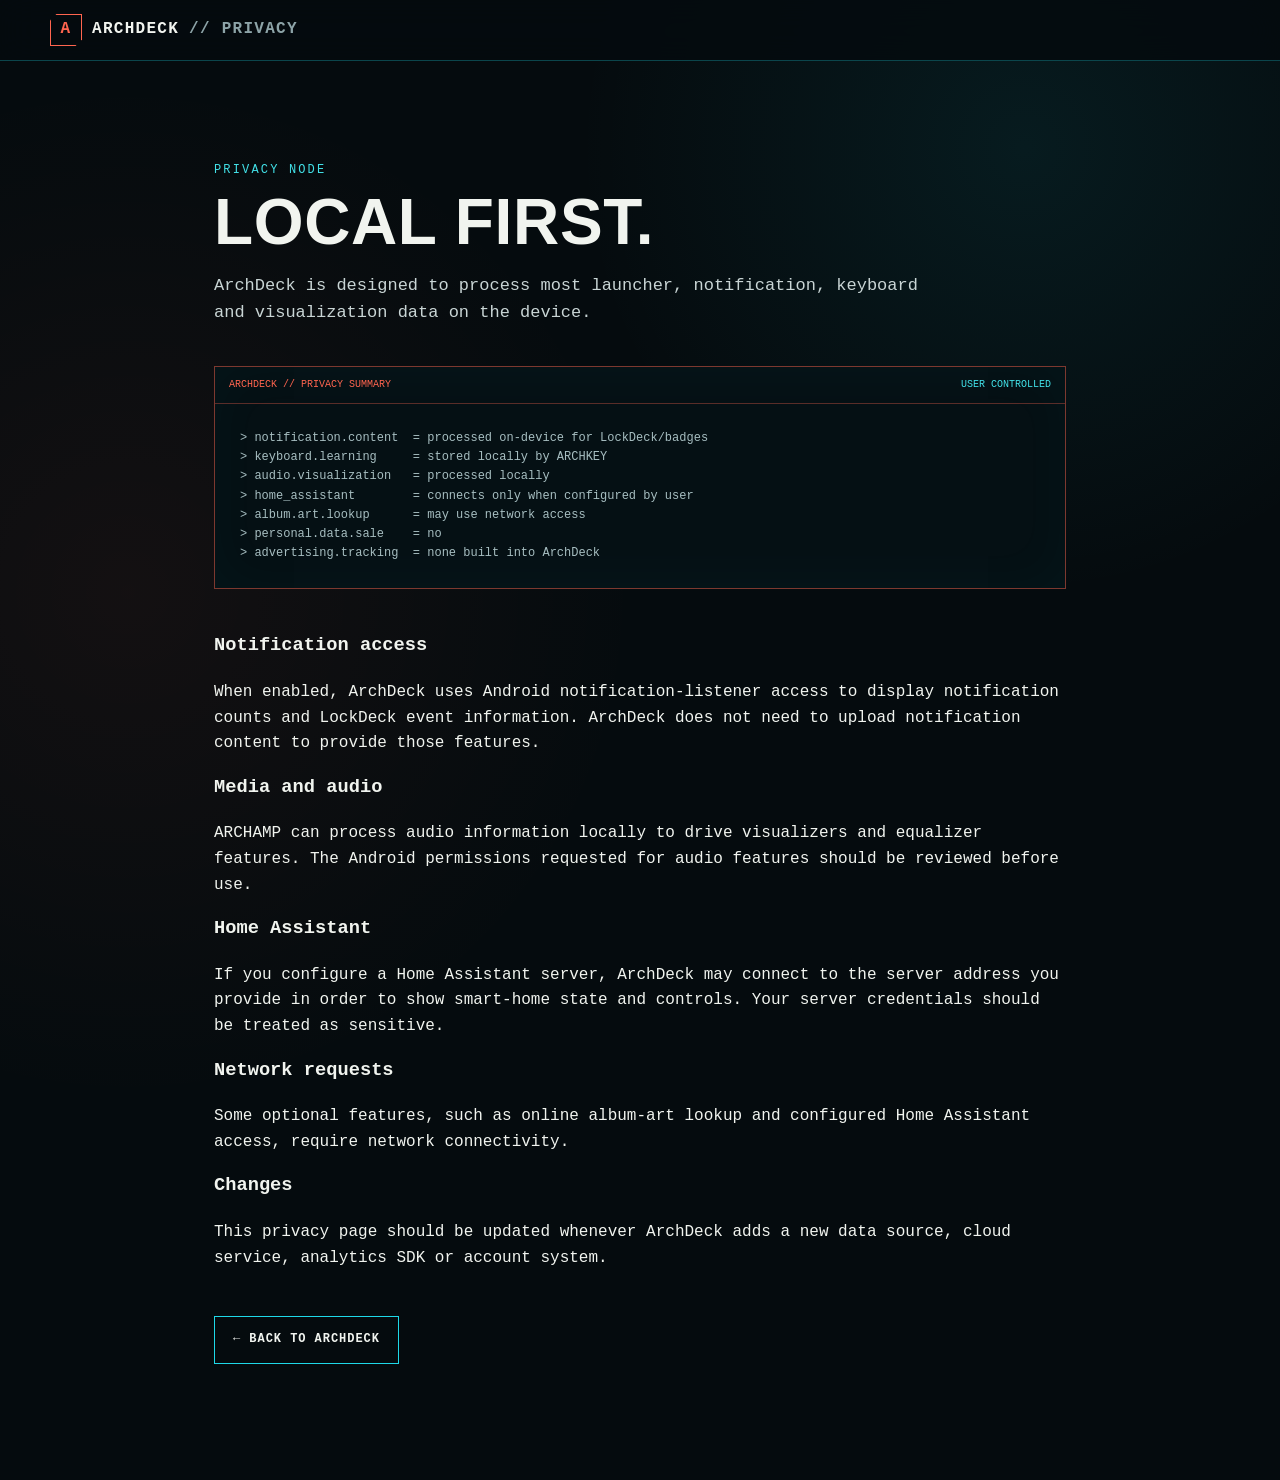
<file: privacy.html>
<!doctype html>
<html lang="en">
<head>
  <meta charset="utf-8">
  <meta name="viewport" content="width=device-width,initial-scale=1">
  <meta name="theme-color" content="#071014">
  <title>ArchDeck // Privacy</title>
  <link rel="stylesheet" href="style.css">
</head>
<body>
  <header class="topbar">
    <a class="brand" href="index.html"><span class="brand-mark">A</span><span>ARCHDECK</span><span class="muted">// PRIVACY</span></a>
  </header>
  <main class="section" style="max-width:900px">
    <div class="eyebrow">PRIVACY NODE</div>
    <h2>LOCAL FIRST.</h2>
    <p class="lede">ArchDeck is designed to process most launcher, notification, keyboard and visualization data on the device.</p>

    <div class="design-terminal" style="margin-top:40px">
      <div class="terminal-head"><span>ARCHDECK // PRIVACY SUMMARY</span><span class="cyan">USER CONTROLLED</span></div>
      <pre><code>&gt; notification.content  = processed on-device for LockDeck/badges
&gt; keyboard.learning     = stored locally by ARCHKEY
&gt; audio.visualization   = processed locally
&gt; home_assistant        = connects only when configured by user
&gt; album.art.lookup      = may use network access
&gt; personal.data.sale    = no
&gt; advertising.tracking  = none built into ArchDeck</code></pre>
    </div>

    <h3 style="margin-top:42px">Notification access</h3>
    <p>When enabled, ArchDeck uses Android notification-listener access to display notification counts and LockDeck event information. ArchDeck does not need to upload notification content to provide those features.</p>

    <h3>Media and audio</h3>
    <p>ARCHAMP can process audio information locally to drive visualizers and equalizer features. The Android permissions requested for audio features should be reviewed before use.</p>

    <h3>Home Assistant</h3>
    <p>If you configure a Home Assistant server, ArchDeck may connect to the server address you provide in order to show smart-home state and controls. Your server credentials should be treated as sensitive.</p>

    <h3>Network requests</h3>
    <p>Some optional features, such as online album-art lookup and configured Home Assistant access, require network connectivity.</p>

    <h3>Changes</h3>
    <p>This privacy page should be updated whenever ArchDeck adds a new data source, cloud service, analytics SDK or account system.</p>

    <p style="margin-top:45px"><a class="button ghost" href="index.html">← BACK TO ARCHDECK</a></p>
  </main>
</body>
</html>
</file>
<file: style.css>
:root{
  --bg:#050b0e;
  --panel:#07151a;
  --panel2:#0a2026;
  --line:#1ed9e8;
  --accent:#ff654f;
  --text:#f1f4ef;
  --muted:#8da4a8;
  --cyan:#42e1e8;
  --max:1180px;
}
*{box-sizing:border-box}
html{scroll-behavior:smooth}
body{
  margin:0;background:
  radial-gradient(circle at 80% 10%,rgba(30,217,232,.08),transparent 28rem),
  radial-gradient(circle at 10% 40%,rgba(255,101,79,.06),transparent 32rem),
  var(--bg);
  color:var(--text);font-family:"SFMono-Regular","Cascadia Code","Roboto Mono","Courier New",monospace;
  line-height:1.6;overflow-x:hidden
}
a{color:inherit;text-decoration:none}
.noise{position:fixed;inset:0;pointer-events:none;z-index:99;opacity:.18;background-image:radial-gradient(rgba(255,255,255,.12) .7px,transparent .7px);background-size:5px 5px;mix-blend-mode:overlay}
.topbar{
  position:sticky;top:0;z-index:20;display:flex;align-items:center;justify-content:space-between;
  padding:14px max(24px,calc((100vw - var(--max))/2));border-bottom:1px solid rgba(30,217,232,.28);
  background:rgba(5,11,14,.86);backdrop-filter:blur(18px)
}
.brand{display:flex;align-items:center;gap:10px;font-weight:800;letter-spacing:.08em}
.brand-mark{display:grid;place-items:center;width:32px;height:32px;border:1px solid var(--accent);color:var(--accent);clip-path:polygon(20% 0,100% 0,100% 80%,80% 100%,0 100%,0 20%)}
.muted{color:var(--muted)}
nav{display:flex;gap:24px;font-size:12px;color:var(--muted)}
nav a:hover{color:var(--cyan)}
.hero{
  max-width:var(--max);margin:0 auto;padding:76px 24px 48px;display:grid;grid-template-columns:1.1fr .9fr;
  gap:70px;align-items:center;min-height:760px
}
.eyebrow{color:var(--cyan);font-size:12px;letter-spacing:.18em;margin-bottom:12px}
h1,h2,h3,p{margin-top:0}
h1{font-family:Impact,Haettenschweiler,"Arial Narrow Bold",sans-serif;font-weight:700;font-size:clamp(64px,8vw,118px);line-height:.84;letter-spacing:-.025em;margin-bottom:28px}
h1 span{color:var(--accent)}
.lede{max-width:720px;color:#c9d5d5;font-size:17px}
.cta-row{display:flex;flex-wrap:wrap;gap:12px;margin:30px 0}
.button{display:inline-flex;align-items:center;justify-content:center;padding:13px 18px;border:1px solid var(--line);font-size:12px;font-weight:800;letter-spacing:.08em}
.button.primary{background:var(--accent);border-color:var(--accent);color:#061014;box-shadow:0 0 28px rgba(255,101,79,.14)}
.button.ghost:hover{background:rgba(30,217,232,.08)}
.status-strip{display:flex;flex-wrap:wrap;gap:18px;color:var(--muted);font-size:11px;border-top:1px solid rgba(141,164,168,.18);padding-top:18px}
.status-strip i{display:inline-block;width:7px;height:7px;border-radius:50%;background:var(--cyan);box-shadow:0 0 10px var(--cyan);margin-right:8px}
.status-strip b{color:var(--text)}
.hero-device{position:relative;max-width:330px;justify-self:center}
.hero-device:before{content:"";position:absolute;inset:-18px;border:1px solid rgba(30,217,232,.45);clip-path:polygon(7% 0,93% 0,100% 5%,100% 95%,93% 100%,7% 100%,0 95%,0 5%)}
.hero-device img{display:block;width:100%;border-radius:28px;box-shadow:0 35px 90px rgba(0,0,0,.6)}
.device-label{position:absolute;right:-28px;bottom:34px;background:#061014;border:1px solid var(--accent);padding:7px 10px;color:var(--accent);font-size:10px;letter-spacing:.12em}
.scanline{position:absolute;left:0;right:0;height:2px;top:18%;background:linear-gradient(90deg,transparent,var(--cyan),transparent);filter:blur(.3px);opacity:.7;z-index:2;animation:scan 5.5s linear infinite}
@keyframes scan{0%{top:8%;opacity:0}10%{opacity:.8}90%{opacity:.5}100%{top:92%;opacity:0}}
.ticker{border-block:1px solid rgba(255,101,79,.35);padding:11px 0;display:flex;gap:44px;white-space:nowrap;overflow:hidden;color:var(--accent);font-size:11px;letter-spacing:.16em}
.section{max-width:var(--max);margin:0 auto;padding:100px 24px}
.section-heading{max-width:760px;margin-bottom:42px}
h2{font-family:Impact,Haettenschweiler,"Arial Narrow Bold",sans-serif;font-size:clamp(42px,5vw,70px);line-height:.96;letter-spacing:.01em;margin-bottom:18px}
.section-heading p,.design-copy p{color:var(--muted);max-width:680px}
.feature-grid{display:grid;grid-template-columns:repeat(3,1fr);gap:14px}
.feature{min-height:210px;padding:24px;border:1px solid rgba(141,164,168,.22);background:linear-gradient(145deg,rgba(10,32,38,.75),rgba(5,11,14,.68));position:relative;overflow:hidden}
.feature:after{content:"";position:absolute;width:70px;height:70px;border:1px solid rgba(30,217,232,.12);right:-25px;bottom:-25px;transform:rotate(45deg)}
.feature.featured{border-color:rgba(255,101,79,.55)}
.feature-code{color:var(--accent);font-size:11px;margin-bottom:34px}
.feature h3{font-size:18px;margin-bottom:8px}
.feature p{font-size:13px;color:var(--muted);margin:0}
.shot-grid{display:grid;grid-template-columns:1.15fr .85fr;grid-template-rows:1fr 1fr;gap:14px;align-items:stretch}
.shot{border:1px solid rgba(30,217,232,.28);background:#061014;padding:0;position:relative;overflow:hidden;cursor:pointer;min-height:360px}
.shot.large{grid-row:1/3}
.shot img{width:100%;height:100%;display:block;object-fit:cover;object-position:top;transition:transform .35s ease,filter .35s ease}
.shot:hover img{transform:scale(1.018);filter:brightness(1.08)}
.shot span{position:absolute;left:14px;bottom:14px;background:rgba(5,11,14,.86);border-left:2px solid var(--accent);padding:7px 10px;color:var(--text);font-size:10px;letter-spacing:.1em}
.design-block{display:grid;grid-template-columns:1fr 1fr;gap:60px;align-items:center}
.design-terminal{border:1px solid rgba(255,101,79,.48);background:#051014;box-shadow:inset 0 0 55px rgba(30,217,232,.03)}
.terminal-head{padding:10px 14px;border-bottom:1px solid rgba(255,101,79,.34);display:flex;justify-content:space-between;font-size:10px;color:var(--accent)}
.cyan{color:var(--cyan)}
pre{margin:0;padding:25px;overflow:auto;color:#a7bec1;font-size:12px}
pre b,code{font-family:inherit}
.install{border-top:1px solid rgba(30,217,232,.13)}
.install-grid{display:grid;grid-template-columns:repeat(3,1fr);gap:14px}
.install-step{padding:24px;border-top:1px solid var(--accent);background:rgba(10,32,38,.42)}
.install-step>span{font-size:42px;color:rgba(255,101,79,.28);font-weight:900}
.install-step h3{margin:8px 0}
.install-step p{color:var(--muted);font-size:13px;margin:0}
.release-box{margin-top:20px;padding:22px;border:1px solid rgba(30,217,232,.45);display:flex;align-items:center;justify-content:space-between;gap:20px;background:rgba(30,217,232,.035)}
.release-box strong{display:block;color:var(--cyan);font-size:12px}
.release-box span{display:block;color:var(--muted);font-size:11px;margin-top:4px}
.smallprint{color:var(--muted);font-size:11px;margin:15px 0 0}
.faq details{border-top:1px solid rgba(141,164,168,.2);padding:20px 0}
.faq details:last-child{border-bottom:1px solid rgba(141,164,168,.2)}
.faq summary{cursor:pointer;color:var(--text);font-weight:700}
.faq details p{color:var(--muted);font-size:13px;max-width:800px;margin:12px 0 0}
footer{max-width:var(--max);margin:0 auto;padding:40px 24px 60px;border-top:1px solid rgba(255,101,79,.3);display:grid;grid-template-columns:auto 1fr auto;gap:28px;align-items:center}
footer p{color:var(--muted);font-size:11px;margin:0}
.footer-links{display:flex;gap:18px;font-size:11px;color:var(--cyan)}
dialog{padding:0;border:1px solid var(--accent);background:#03080a;max-width:min(92vw,500px);max-height:92vh;box-shadow:0 0 80px rgba(0,0,0,.85)}
dialog::backdrop{background:rgba(0,0,0,.88);backdrop-filter:blur(8px)}
#lightbox img{display:block;max-width:100%;max-height:88vh}
#lightbox-close{position:absolute;right:8px;top:8px;width:38px;height:38px;border:1px solid var(--accent);background:#071014;color:var(--accent);font-size:24px;cursor:pointer;z-index:3}

@media(max-width:900px){
  nav{display:none}
  .hero{grid-template-columns:1fr;padding-top:55px;gap:48px}
  .hero-device{max-width:300px}
  .feature-grid{grid-template-columns:1fr 1fr}
  .design-block{grid-template-columns:1fr}
}
@media(max-width:650px){
  .topbar{padding:12px 18px}
  .hero,.section{padding-left:18px;padding-right:18px}
  .hero{min-height:auto}
  h1{font-size:62px}
  .feature-grid,.install-grid{grid-template-columns:1fr}
  .shot-grid{display:flex;overflow-x:auto;scroll-snap-type:x mandatory}
  .shot,.shot.large{min-width:82vw;height:560px;scroll-snap-align:center}
  .release-box{align-items:flex-start;flex-direction:column}
  footer{grid-template-columns:1fr}
}
@media(prefers-reduced-motion:reduce){
  *{scroll-behavior:auto!important;animation:none!important;transition:none!important}
}

/* Home Assistant + app drawer product showcases */
.ha-feature{border-color:rgba(66,225,232,.68);background:linear-gradient(145deg,rgba(12,48,57,.9),rgba(5,11,14,.72));box-shadow:inset 0 0 32px rgba(66,225,232,.035)}
.ha-feature .feature-code{color:var(--cyan)}
.ha-showcase{border-top:1px solid rgba(66,225,232,.12)}
.ha-layout{display:grid;grid-template-columns:minmax(0,1.05fr) minmax(320px,.95fr);gap:28px;align-items:start}
.ha-shot,.mini-shot,.drawer-shot{border:1px solid rgba(66,225,232,.4);padding:0;background:#041014;position:relative;overflow:hidden;cursor:pointer;text-align:left}
.ha-shot{max-height:860px}
.ha-shot img,.mini-shot img,.drawer-shot img{width:100%;display:block;object-fit:cover;object-position:top;transition:transform .35s ease,filter .35s ease}
.ha-shot:hover img,.mini-shot:hover img,.drawer-shot:hover img{transform:scale(1.012);filter:brightness(1.06)}
.ha-shot>span,.mini-shot>span,.drawer-shot>span{position:absolute;left:14px;bottom:14px;background:rgba(5,11,14,.9);border-left:2px solid var(--cyan);padding:7px 10px;color:var(--text);font-size:10px;letter-spacing:.1em}
.ha-copy{display:grid;gap:12px}
.ha-stat{padding:18px;border:1px solid rgba(141,164,168,.22);background:linear-gradient(145deg,rgba(10,32,38,.72),rgba(5,11,14,.72))}
.ha-stat b{display:block;color:var(--cyan);font-size:12px;letter-spacing:.1em;margin-bottom:5px}
.ha-stat span{display:block;color:var(--muted);font-size:12px}
.mini-shot{margin-top:6px;max-height:470px}
.mini-shot img{max-height:470px}
.drawer-showcase{border-top:1px solid rgba(255,101,79,.12)}
.drawer-layout{display:grid;grid-template-columns:minmax(320px,.85fr) minmax(0,1.15fr);gap:48px;align-items:center}
.drawer-copy p{color:var(--muted);max-width:620px}
.drawer-points{display:grid;gap:10px;margin-top:26px}
.drawer-points span{border-left:1px solid var(--accent);padding:8px 0 8px 14px;color:var(--muted);font-size:12px}
.drawer-points b{display:inline-block;min-width:78px;color:var(--accent);letter-spacing:.08em}
.drawer-shot{justify-self:center;width:min(100%,430px);max-height:760px}
.drawer-shot img{max-height:760px}

/* expanded screenshots grid */
.shot-grid{grid-template-columns:1.1fr .9fr .9fr;grid-template-rows:repeat(2,minmax(320px,1fr))}
.shot.large{grid-row:1/3}
.shot:nth-child(4),.shot:nth-child(5){min-height:320px}

@media(max-width:900px){
  .ha-layout,.drawer-layout{grid-template-columns:1fr}
  .drawer-copy{order:1}.drawer-shot{order:2}
  .shot-grid{grid-template-columns:1fr 1fr;grid-template-rows:auto}
  .shot.large{grid-row:auto}
}
@media(max-width:650px){
  .ha-layout,.drawer-layout{gap:20px}
  .ha-shot,.mini-shot,.drawer-shot{width:100%;max-height:none}
  .ha-shot img,.mini-shot img,.drawer-shot img{max-height:none}
  .shot-grid{display:flex;overflow-x:auto;scroll-snap-type:x mandatory}
}
</file>
<file: archdeck-github-page/style.css>
:root{
  --bg:#050b0e;
  --panel:#07151a;
  --panel2:#0a2026;
  --line:#1ed9e8;
  --accent:#ff654f;
  --text:#f1f4ef;
  --muted:#8da4a8;
  --cyan:#42e1e8;
  --max:1180px;
}
*{box-sizing:border-box}
html{scroll-behavior:smooth}
body{
  margin:0;background:
  radial-gradient(circle at 80% 10%,rgba(30,217,232,.08),transparent 28rem),
  radial-gradient(circle at 10% 40%,rgba(255,101,79,.06),transparent 32rem),
  var(--bg);
  color:var(--text);font-family:"SFMono-Regular","Cascadia Code","Roboto Mono","Courier New",monospace;
  line-height:1.6;overflow-x:hidden
}
a{color:inherit;text-decoration:none}
.noise{position:fixed;inset:0;pointer-events:none;z-index:99;opacity:.18;background-image:radial-gradient(rgba(255,255,255,.12) .7px,transparent .7px);background-size:5px 5px;mix-blend-mode:overlay}
.topbar{
  position:sticky;top:0;z-index:20;display:flex;align-items:center;justify-content:space-between;
  padding:14px max(24px,calc((100vw - var(--max))/2));border-bottom:1px solid rgba(30,217,232,.28);
  background:rgba(5,11,14,.86);backdrop-filter:blur(18px)
}
.brand{display:flex;align-items:center;gap:10px;font-weight:800;letter-spacing:.08em}
.brand-mark{display:grid;place-items:center;width:32px;height:32px;border:1px solid var(--accent);color:var(--accent);clip-path:polygon(20% 0,100% 0,100% 80%,80% 100%,0 100%,0 20%)}
.muted{color:var(--muted)}
nav{display:flex;gap:24px;font-size:12px;color:var(--muted)}
nav a:hover{color:var(--cyan)}
.hero{
  max-width:var(--max);margin:0 auto;padding:76px 24px 48px;display:grid;grid-template-columns:1.1fr .9fr;
  gap:70px;align-items:center;min-height:760px
}
.eyebrow{color:var(--cyan);font-size:12px;letter-spacing:.18em;margin-bottom:12px}
h1,h2,h3,p{margin-top:0}
h1{font-family:Impact,Haettenschweiler,"Arial Narrow Bold",sans-serif;font-weight:700;font-size:clamp(64px,8vw,118px);line-height:.84;letter-spacing:-.025em;margin-bottom:28px}
h1 span{color:var(--accent)}
.lede{max-width:720px;color:#c9d5d5;font-size:17px}
.cta-row{display:flex;flex-wrap:wrap;gap:12px;margin:30px 0}
.button{display:inline-flex;align-items:center;justify-content:center;padding:13px 18px;border:1px solid var(--line);font-size:12px;font-weight:800;letter-spacing:.08em}
.button.primary{background:var(--accent);border-color:var(--accent);color:#061014;box-shadow:0 0 28px rgba(255,101,79,.14)}
.button.ghost:hover{background:rgba(30,217,232,.08)}
.status-strip{display:flex;flex-wrap:wrap;gap:18px;color:var(--muted);font-size:11px;border-top:1px solid rgba(141,164,168,.18);padding-top:18px}
.status-strip i{display:inline-block;width:7px;height:7px;border-radius:50%;background:var(--cyan);box-shadow:0 0 10px var(--cyan);margin-right:8px}
.status-strip b{color:var(--text)}
.hero-device{position:relative;max-width:330px;justify-self:center}
.hero-device:before{content:"";position:absolute;inset:-18px;border:1px solid rgba(30,217,232,.45);clip-path:polygon(7% 0,93% 0,100% 5%,100% 95%,93% 100%,7% 100%,0 95%,0 5%)}
.hero-device img{display:block;width:100%;border-radius:28px;box-shadow:0 35px 90px rgba(0,0,0,.6)}
.device-label{position:absolute;right:-28px;bottom:34px;background:#061014;border:1px solid var(--accent);padding:7px 10px;color:var(--accent);font-size:10px;letter-spacing:.12em}
.scanline{position:absolute;left:0;right:0;height:2px;top:18%;background:linear-gradient(90deg,transparent,var(--cyan),transparent);filter:blur(.3px);opacity:.7;z-index:2;animation:scan 5.5s linear infinite}
@keyframes scan{0%{top:8%;opacity:0}10%{opacity:.8}90%{opacity:.5}100%{top:92%;opacity:0}}
.ticker{border-block:1px solid rgba(255,101,79,.35);padding:11px 0;display:flex;gap:44px;white-space:nowrap;overflow:hidden;color:var(--accent);font-size:11px;letter-spacing:.16em}
.section{max-width:var(--max);margin:0 auto;padding:100px 24px}
.section-heading{max-width:760px;margin-bottom:42px}
h2{font-family:Impact,Haettenschweiler,"Arial Narrow Bold",sans-serif;font-size:clamp(42px,5vw,70px);line-height:.96;letter-spacing:.01em;margin-bottom:18px}
.section-heading p,.design-copy p{color:var(--muted);max-width:680px}
.feature-grid{display:grid;grid-template-columns:repeat(3,1fr);gap:14px}
.feature{min-height:210px;padding:24px;border:1px solid rgba(141,164,168,.22);background:linear-gradient(145deg,rgba(10,32,38,.75),rgba(5,11,14,.68));position:relative;overflow:hidden}
.feature:after{content:"";position:absolute;width:70px;height:70px;border:1px solid rgba(30,217,232,.12);right:-25px;bottom:-25px;transform:rotate(45deg)}
.feature.featured{border-color:rgba(255,101,79,.55)}
.feature-code{color:var(--accent);font-size:11px;margin-bottom:34px}
.feature h3{font-size:18px;margin-bottom:8px}
.feature p{font-size:13px;color:var(--muted);margin:0}
.shot-grid{display:grid;grid-template-columns:1.15fr .85fr;grid-template-rows:1fr 1fr;gap:14px;align-items:stretch}
.shot{border:1px solid rgba(30,217,232,.28);background:#061014;padding:0;position:relative;overflow:hidden;cursor:pointer;min-height:360px}
.shot.large{grid-row:1/3}
.shot img{width:100%;height:100%;display:block;object-fit:cover;object-position:top;transition:transform .35s ease,filter .35s ease}
.shot:hover img{transform:scale(1.018);filter:brightness(1.08)}
.shot span{position:absolute;left:14px;bottom:14px;background:rgba(5,11,14,.86);border-left:2px solid var(--accent);padding:7px 10px;color:var(--text);font-size:10px;letter-spacing:.1em}
.design-block{display:grid;grid-template-columns:1fr 1fr;gap:60px;align-items:center}
.design-terminal{border:1px solid rgba(255,101,79,.48);background:#051014;box-shadow:inset 0 0 55px rgba(30,217,232,.03)}
.terminal-head{padding:10px 14px;border-bottom:1px solid rgba(255,101,79,.34);display:flex;justify-content:space-between;font-size:10px;color:var(--accent)}
.cyan{color:var(--cyan)}
pre{margin:0;padding:25px;overflow:auto;color:#a7bec1;font-size:12px}
pre b,code{font-family:inherit}
.install{border-top:1px solid rgba(30,217,232,.13)}
.install-grid{display:grid;grid-template-columns:repeat(3,1fr);gap:14px}
.install-step{padding:24px;border-top:1px solid var(--accent);background:rgba(10,32,38,.42)}
.install-step>span{font-size:42px;color:rgba(255,101,79,.28);font-weight:900}
.install-step h3{margin:8px 0}
.install-step p{color:var(--muted);font-size:13px;margin:0}
.release-box{margin-top:20px;padding:22px;border:1px solid rgba(30,217,232,.45);display:flex;align-items:center;justify-content:space-between;gap:20px;background:rgba(30,217,232,.035)}
.release-box strong{display:block;color:var(--cyan);font-size:12px}
.release-box span{display:block;color:var(--muted);font-size:11px;margin-top:4px}
.smallprint{color:var(--muted);font-size:11px;margin:15px 0 0}
.faq details{border-top:1px solid rgba(141,164,168,.2);padding:20px 0}
.faq details:last-child{border-bottom:1px solid rgba(141,164,168,.2)}
.faq summary{cursor:pointer;color:var(--text);font-weight:700}
.faq details p{color:var(--muted);font-size:13px;max-width:800px;margin:12px 0 0}
footer{max-width:var(--max);margin:0 auto;padding:40px 24px 60px;border-top:1px solid rgba(255,101,79,.3);display:grid;grid-template-columns:auto 1fr auto;gap:28px;align-items:center}
footer p{color:var(--muted);font-size:11px;margin:0}
.footer-links{display:flex;gap:18px;font-size:11px;color:var(--cyan)}
dialog{padding:0;border:1px solid var(--accent);background:#03080a;max-width:min(92vw,500px);max-height:92vh;box-shadow:0 0 80px rgba(0,0,0,.85)}
dialog::backdrop{background:rgba(0,0,0,.88);backdrop-filter:blur(8px)}
#lightbox img{display:block;max-width:100%;max-height:88vh}
#lightbox-close{position:absolute;right:8px;top:8px;width:38px;height:38px;border:1px solid var(--accent);background:#071014;color:var(--accent);font-size:24px;cursor:pointer;z-index:3}

@media(max-width:900px){
  nav{display:none}
  .hero{grid-template-columns:1fr;padding-top:55px;gap:48px}
  .hero-device{max-width:300px}
  .feature-grid{grid-template-columns:1fr 1fr}
  .design-block{grid-template-columns:1fr}
}
@media(max-width:650px){
  .topbar{padding:12px 18px}
  .hero,.section{padding-left:18px;padding-right:18px}
  .hero{min-height:auto}
  h1{font-size:62px}
  .feature-grid,.install-grid{grid-template-columns:1fr}
  .shot-grid{display:flex;overflow-x:auto;scroll-snap-type:x mandatory}
  .shot,.shot.large{min-width:82vw;height:560px;scroll-snap-align:center}
  .release-box{align-items:flex-start;flex-direction:column}
  footer{grid-template-columns:1fr}
}
@media(prefers-reduced-motion:reduce){
  *{scroll-behavior:auto!important;animation:none!important;transition:none!important}
}

/* Home Assistant + app drawer product showcases */
.ha-feature{border-color:rgba(66,225,232,.68);background:linear-gradient(145deg,rgba(12,48,57,.9),rgba(5,11,14,.72));box-shadow:inset 0 0 32px rgba(66,225,232,.035)}
.ha-feature .feature-code{color:var(--cyan)}
.ha-showcase{border-top:1px solid rgba(66,225,232,.12)}
.ha-layout{display:grid;grid-template-columns:minmax(0,1.05fr) minmax(320px,.95fr);gap:28px;align-items:start}
.ha-shot,.mini-shot,.drawer-shot{border:1px solid rgba(66,225,232,.4);padding:0;background:#041014;position:relative;overflow:hidden;cursor:pointer;text-align:left}
.ha-shot{max-height:860px}
.ha-shot img,.mini-shot img,.drawer-shot img{width:100%;display:block;object-fit:cover;object-position:top;transition:transform .35s ease,filter .35s ease}
.ha-shot:hover img,.mini-shot:hover img,.drawer-shot:hover img{transform:scale(1.012);filter:brightness(1.06)}
.ha-shot>span,.mini-shot>span,.drawer-shot>span{position:absolute;left:14px;bottom:14px;background:rgba(5,11,14,.9);border-left:2px solid var(--cyan);padding:7px 10px;color:var(--text);font-size:10px;letter-spacing:.1em}
.ha-copy{display:grid;gap:12px}
.ha-stat{padding:18px;border:1px solid rgba(141,164,168,.22);background:linear-gradient(145deg,rgba(10,32,38,.72),rgba(5,11,14,.72))}
.ha-stat b{display:block;color:var(--cyan);font-size:12px;letter-spacing:.1em;margin-bottom:5px}
.ha-stat span{display:block;color:var(--muted);font-size:12px}
.mini-shot{margin-top:6px;max-height:470px}
.mini-shot img{max-height:470px}
.drawer-showcase{border-top:1px solid rgba(255,101,79,.12)}
.drawer-layout{display:grid;grid-template-columns:minmax(320px,.85fr) minmax(0,1.15fr);gap:48px;align-items:center}
.drawer-copy p{color:var(--muted);max-width:620px}
.drawer-points{display:grid;gap:10px;margin-top:26px}
.drawer-points span{border-left:1px solid var(--accent);padding:8px 0 8px 14px;color:var(--muted);font-size:12px}
.drawer-points b{display:inline-block;min-width:78px;color:var(--accent);letter-spacing:.08em}
.drawer-shot{justify-self:center;width:min(100%,430px);max-height:760px}
.drawer-shot img{max-height:760px}

/* expanded screenshots grid */
.shot-grid{grid-template-columns:1.1fr .9fr .9fr;grid-template-rows:repeat(2,minmax(320px,1fr))}
.shot.large{grid-row:1/3}
.shot:nth-child(4),.shot:nth-child(5){min-height:320px}

@media(max-width:900px){
  .ha-layout,.drawer-layout{grid-template-columns:1fr}
  .drawer-copy{order:1}.drawer-shot{order:2}
  .shot-grid{grid-template-columns:1fr 1fr;grid-template-rows:auto}
  .shot.large{grid-row:auto}
}
@media(max-width:650px){
  .ha-layout,.drawer-layout{gap:20px}
  .ha-shot,.mini-shot,.drawer-shot{width:100%;max-height:none}
  .ha-shot img,.mini-shot img,.drawer-shot img{max-height:none}
  .shot-grid{display:flex;overflow-x:auto;scroll-snap-type:x mandatory}
}
</file>
